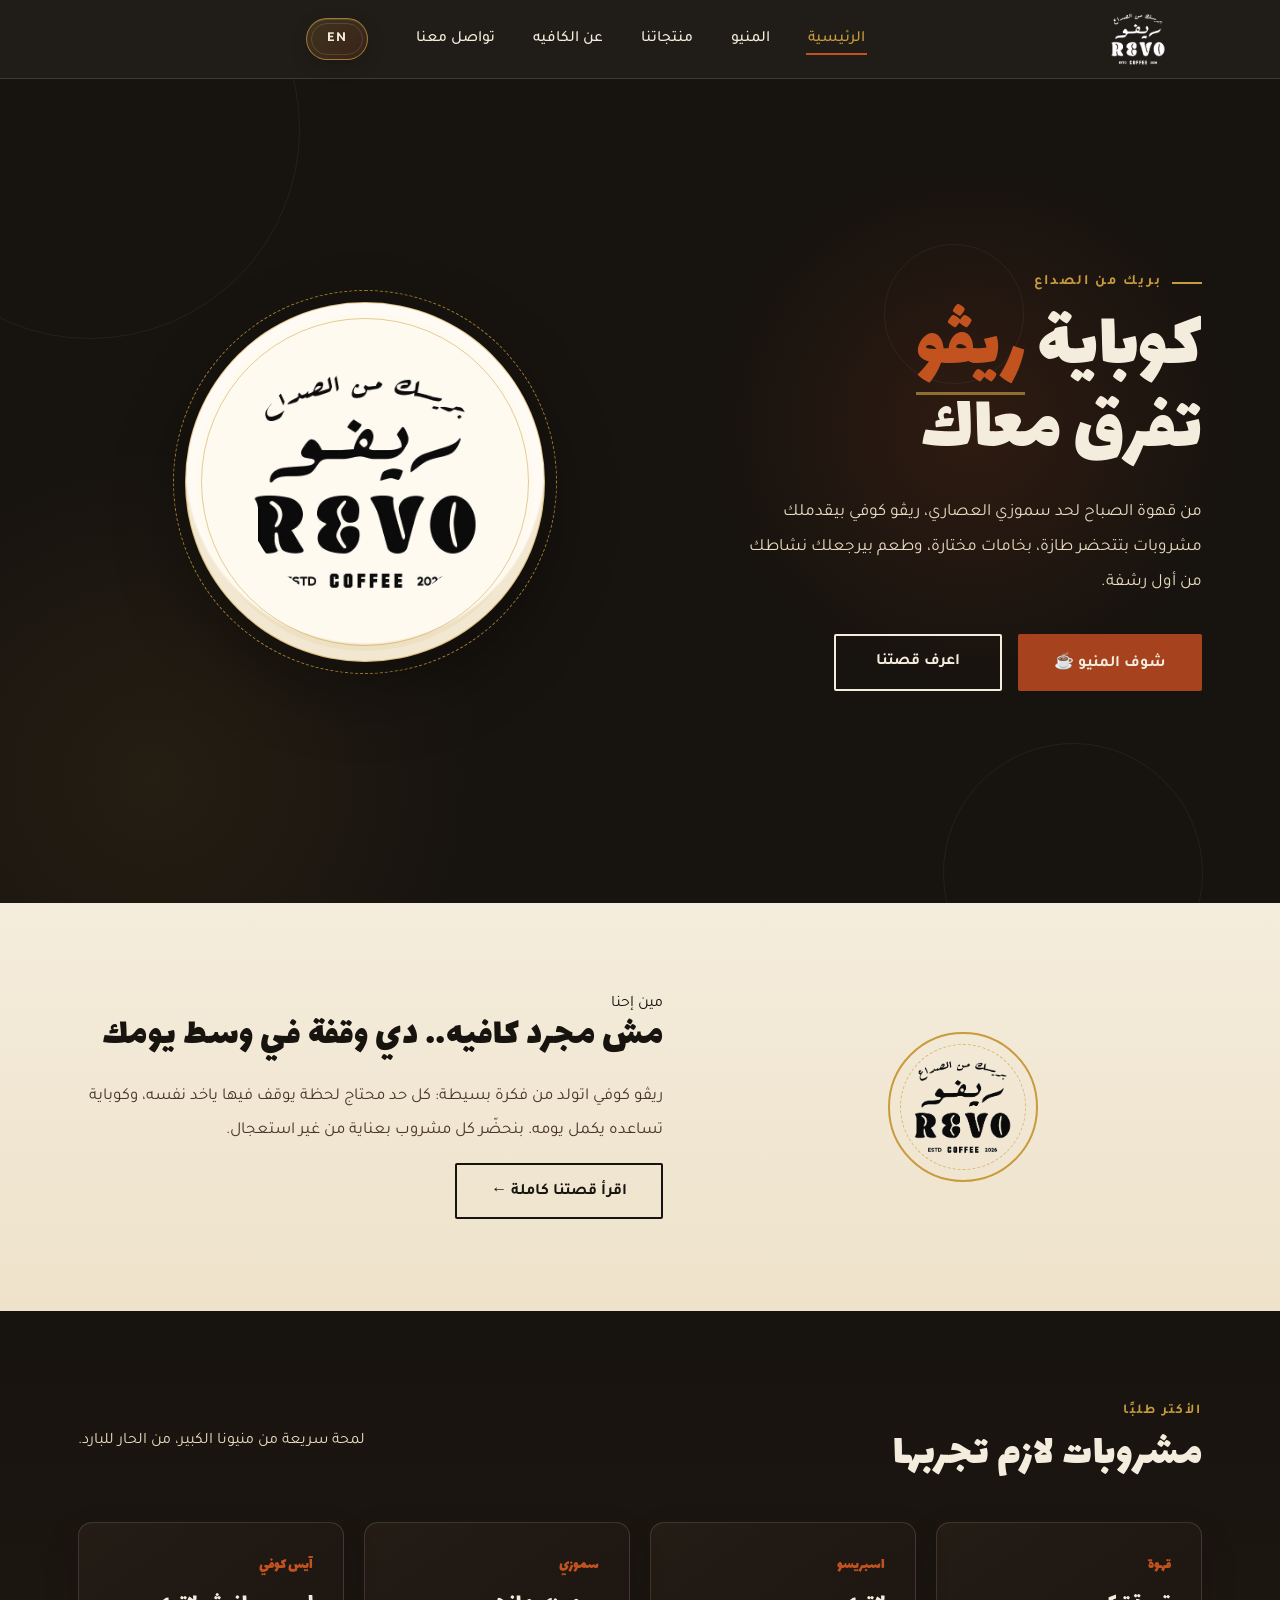
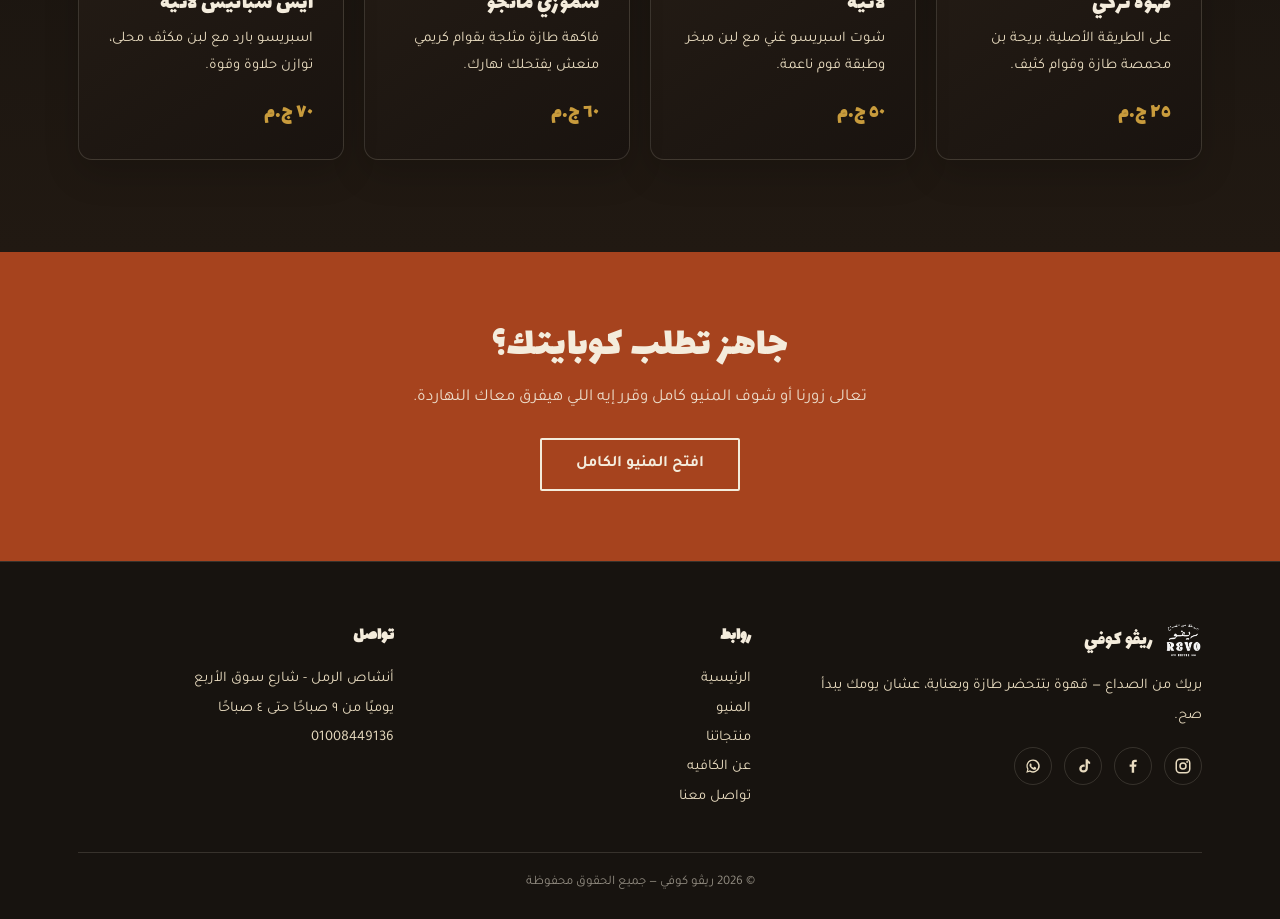
<file: index.html>
<!DOCTYPE html>
<html lang="ar" dir="rtl">
<head>
<meta charset="UTF-8">
<meta name="viewport" content="width=device-width, initial-scale=1.0">
<title>ريڤو كوفي | REVO Coffee</title>
<meta name="description" content="ريڤو كوفي - بريك من الصداع. مشروبات ساخنة، اسبريسو، سموزي، ميلك شيك وايس كوفي.">
<meta property="og:type" content="website">
<meta property="og:title" content="ريڤو كوفي | REVO Coffee">
<meta property="og:description" content="ريڤو كوفي - بريك من الصداع. مشروبات ساخنة، اسبريسو، سموزي، ميلك شيك وايس كوفي.">
<meta property="og:url" content="https://revo-cafee-n1.vercel.app/">
<meta property="og:image" content="https://revo-cafee-n1.vercel.app/assets/social-preview.png">
<meta property="og:image:width" content="1280">
<meta property="og:image:height" content="640">
<meta name="twitter:card" content="summary_large_image">
<meta name="twitter:title" content="ريڤو كوفي | REVO Coffee">
<meta name="twitter:description" content="ريڤو كوفي - بريك من الصداع. مشروبات ساخنة، اسبريسو، سموزي، ميلك شيك وايس كوفي.">
<meta name="twitter:image" content="https://revo-cafee-n1.vercel.app/assets/social-preview.png">
<link rel="icon" href="assets/logo.jpeg">
<link rel="stylesheet" href="css/style.css">
</head>
<body>

<header class="topbar">
  <div class="wrap">
    <a href="index.html" class="brand">
      <img src="assets/revo-logo-clean.png" alt="شعار ريڤو كوفي">
    </a>
    <nav class="nav-links" id="navLinks">
      <a href="index.html" aria-current="page">الرئيسية</a>
      <a href="menu.html">المنيو</a>
      <a href="products.html" data-i18n="productsNav">منتجاتنا</a>
      <a href="about.html">عن الكافيه</a>
      <a href="contact.html">تواصل معنا</a>
    </nav>
    <button class="lang-toggle" id="langToggle" type="button" aria-label="تغيير اللغة">EN</button>
    <button class="nav-toggle" id="navToggle" aria-label="فتح القائمة" aria-expanded="false">☰</button>
  </div>
</header>

<section class="hero">
  <div class="ring-texture" style="color:var(--cream)">
    <span style="width:420px;height:420px;top:-160px;left:-120px;"></span>
    <span style="width:260px;height:260px;bottom:-100px;right:6%;"></span>
    <span style="width:140px;height:140px;top:20%;right:20%;"></span>
  </div>
  <div class="wrap">
    <div class="hero-text">
      <span class="eyebrow">بريك من الصداع</span>
      <h1>كوباية <span>ريڤو</span><br>تفرق معاك</h1>
      <p class="lead">من قهوة الصباح لحد سموزي العصاري، ريڤو كوفي بيقدملك مشروبات بتتحضر طازة، بخامات مختارة، وطعم بيرجعلك نشاطك من أول رشفة.</p>
      <div class="hero-actions">
        <a href="menu.html" class="btn btn-primary">شوف المنيو ☕</a>
        <a href="about.html" class="btn btn-outline">اعرف قصتنا</a>
      </div>
    </div>
    <div class="hero-visual">
      <div class="hero-logo-frame">
        <img src="assets/revo-logo-clean.png" alt="ريڤو كوفي">
      </div>
    </div>
  </div>
</section>

<section class="section section-cream">
  <div class="wrap about-teaser reveal">
    <div class="stamp" aria-hidden="true">
      <img class="stamp-logo" src="assets/revo-logo-clean.png" alt="ريڤو كوفي">
    </div>
    <div>
      <span class="kicker">مين إحنا</span>
      <h2 style="margin-bottom:22px;font-size:clamp(1.7rem,3.5vw,2.4rem);">مش مجرد كافيه.. دي وقفة في وسط يومك</h2>
      <p>ريڤو كوفي اتولد من فكرة بسيطة: كل حد محتاج لحظة يوقف فيها ياخد نفسه، وكوباية تساعده يكمل يومه. بنحضّر كل مشروب بعناية من غير استعجال.</p>
      <a href="about.html" class="btn btn-outline-dark">اقرأ قصتنا كاملة ←</a>
    </div>
  </div>
</section>

<section class="section section-dark">
  <div class="wrap">
    <div class="section-head reveal">
      <div>
        <span class="kicker">الأكتر طلبًا</span>
        <h2>مشروبات لازم تجربها</h2>
      </div>
      <p>لمحة سريعة من منيونا الكبير، من الحار للبارد.</p>
    </div>
    <div class="picks-grid reveal">
      <div class="pick-card">
        <span class="pick-num">قهوة</span>
        <h3>قهوة تركي</h3>
        <p>على الطريقة الأصلية، بريحة بن محمصة طازة وقوام كثيف.</p>
        <span class="pick-price">٢٥ ج.م</span>
      </div>
      <div class="pick-card">
        <span class="pick-num">اسبريسو</span>
        <h3>لاتيه</h3>
        <p>شوت اسبريسو غني مع لبن مبخر وطبقة فوم ناعمة.</p>
        <span class="pick-price">٥٠ ج.م</span>
      </div>
      <div class="pick-card">
        <span class="pick-num">سموزي</span>
        <h3>سموزي مانجو</h3>
        <p>فاكهة طازة مثلجة بقوام كريمي منعش يفتحلك نهارك.</p>
        <span class="pick-price">٦٠ ج.م</span>
      </div>
      <div class="pick-card">
        <span class="pick-num">آيس كوفي</span>
        <h3>ايس سبانيش لاتيه</h3>
        <p>اسبريسو بارد مع لبن مكثف محلى، توازن حلاوة وقوة.</p>
        <span class="pick-price">٧٠ ج.م</span>
      </div>
    </div>
  </div>
</section>

<section class="cta-band">
  <div class="wrap reveal">
    <h2>جاهز تطلب كوبايتك؟</h2>
    <p>تعالى زورنا أو شوف المنيو كامل وقرر إيه اللي هيفرق معاك النهاردة.</p>
    <a href="menu.html" class="btn btn-outline" style="border-color:var(--cream);">افتح المنيو الكامل</a>
  </div>
</section>

<footer>
  <div class="wrap">
    <div class="footer-grid">
      <div>
        <div class="footer-brand">
          <img src="assets/revo-logo-clean.png" alt="ريڤو كوفي">
          <span>ريڤو كوفي</span>
        </div>
        <p>بريك من الصداع — قهوة بتتحضر طازة وبعناية، عشان يومك يبدأ صح.</p>
        <div class="social-row">
          <a href="https://www.instagram.com/rivo_cafe1?igsh=MXB2YTF2NmVhNjliNQ==" aria-label="انستجرام" target="_blank" rel="noopener"><svg class="social-icon" viewBox="0 0 24 24" aria-hidden="true"><rect x="3" y="3" width="18" height="18" rx="5" fill="none" stroke="currentColor" stroke-width="2"/><circle cx="12" cy="12" r="4" fill="none" stroke="currentColor" stroke-width="2"/><circle cx="17.5" cy="6.5" r="1.25" fill="currentColor"/></svg></a>
          <a href="https://www.facebook.com/share/1HNxLpUwUx/" aria-label="فيسبوك" target="_blank" rel="noopener"><svg class="social-icon" viewBox="0 0 24 24" aria-hidden="true"><path fill="currentColor" d="M13.5 21v-8h2.7l.4-3h-3.1V8.1c0-.9.3-1.6 1.7-1.6h1.8V3.8c-.3 0-1.3-.1-2.5-.1-2.5 0-4.2 1.5-4.2 4.3V10H7.5v3h2.8v8h3.2Z"/></svg></a>
          <a href="#" aria-label="تيك توك"><svg class="social-icon" viewBox="0 0 24 24" aria-hidden="true"><path fill="currentColor" d="M15.5 3h3c.2 1.7 1.2 3 3 3.2v3c-1.1 0-2.1-.3-3-.8v6.2c0 3.7-2.4 6.2-6 6.2-3.2 0-5.5-2.2-5.5-5.2 0-3.2 2.7-5.5 6.2-5.5.3 0 .7 0 1 .1v3.1c-.3-.1-.6-.2-1-.2-1.7 0-3 .9-3 2.4 0 1.3 1 2.2 2.4 2.2 1.5 0 2.9-.8 2.9-3.2V3Z"/></svg></a>
        <a href="https://wa.me/201008449136" aria-label="واتساب" target="_blank" rel="noopener"><svg class="social-icon" viewBox="0 0 24 24" aria-hidden="true"><path fill="currentColor" d="M12 3.2a8.8 8.8 0 0 0-7.6 13.2L3 21l4.8-1.4A8.8 8.8 0 1 0 12 3.2Zm0 15.8a7 7 0 0 1-3.6-1l-.3-.2-2.8.8.8-2.7-.2-.3A7 7 0 1 1 12 19Zm3.8-5.2c-.2-.1-1.3-.6-1.5-.7-.2-.1-.4-.1-.6.1l-.7.9c-.1.2-.3.2-.5.1-.2-.1-.9-.3-1.7-1-.6-.5-1-1.1-1.1-1.3-.1-.2 0-.3.1-.4l.4-.5c.1-.1.1-.3 0-.4l-.6-1.5c-.2-.4-.3-.4-.5-.4h-.4c-.2 0-.4.1-.6.3-.2.2-.8.8-.8 1.9s.8 2.2.9 2.3c.1.2 1.6 2.4 3.8 3.3.5.2.9.3 1.2.4.5.2 1 .2 1.4.1.4-.1 1.3-.5 1.5-1 .2-.5.2-.9.1-1-.1-.1-.3-.2-.5-.3Z"/></svg></a></div>
      </div>
      <div>
        <h4>روابط</h4>
        <p><a href="index.html">الرئيسية</a></p>
        <p><a href="menu.html">المنيو</a></p>
        <p><a href="products.html">منتجاتنا</a></p>
        <p><a href="about.html">عن الكافيه</a></p>
        <p><a href="contact.html">تواصل معنا</a></p>
      </div>
      <div>
        <h4>تواصل</h4>
        <p>أنشاص الرمل - شارع سوق الأربع</p>
        <p>يوميًا من ٩ صباحًا حتى ٤ صباحًا</p>
        <p><a href="tel:+201008449136">01008449136</a></p>
      </div>
    </div>
    <div class="footer-bottom">© 2026 ريڤو كوفي — جميع الحقوق محفوظة</div>
  </div>
</footer>

<script src="js/script.js"></script>
</body>
</html>
</file>
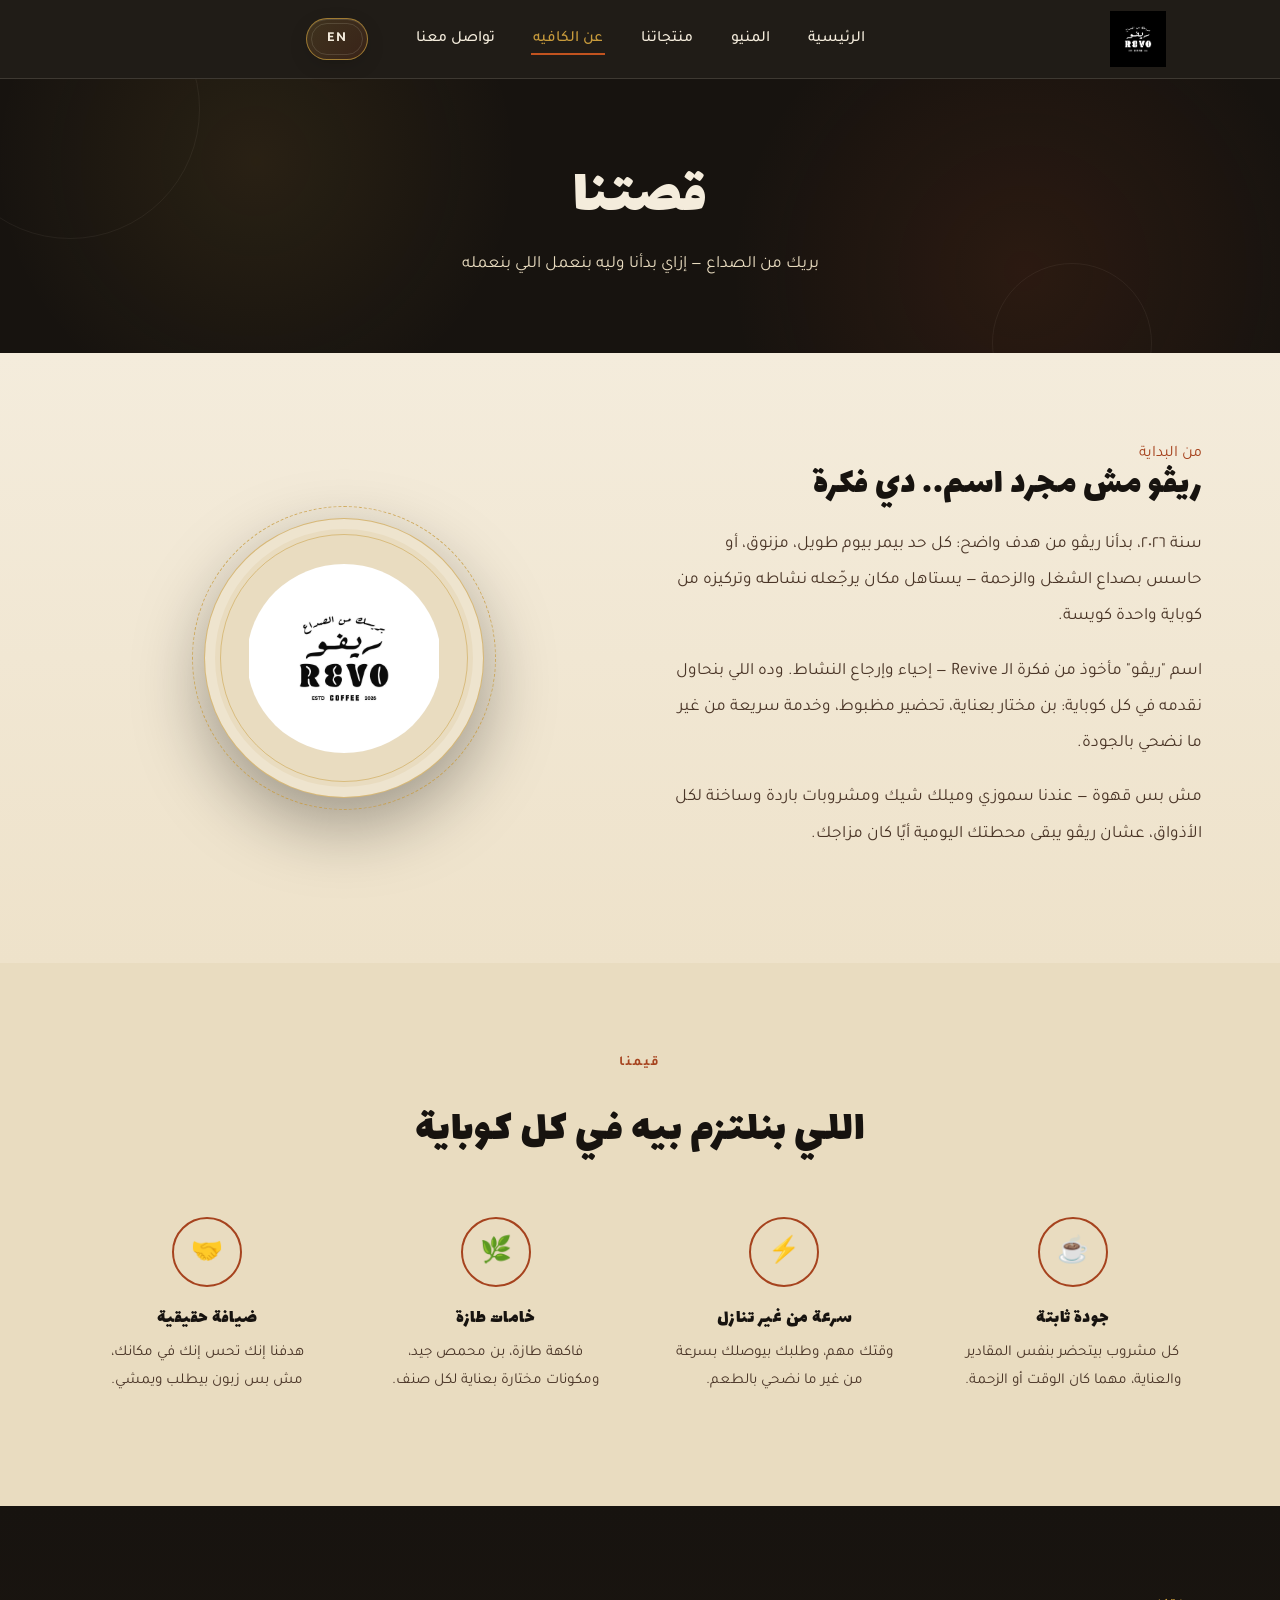
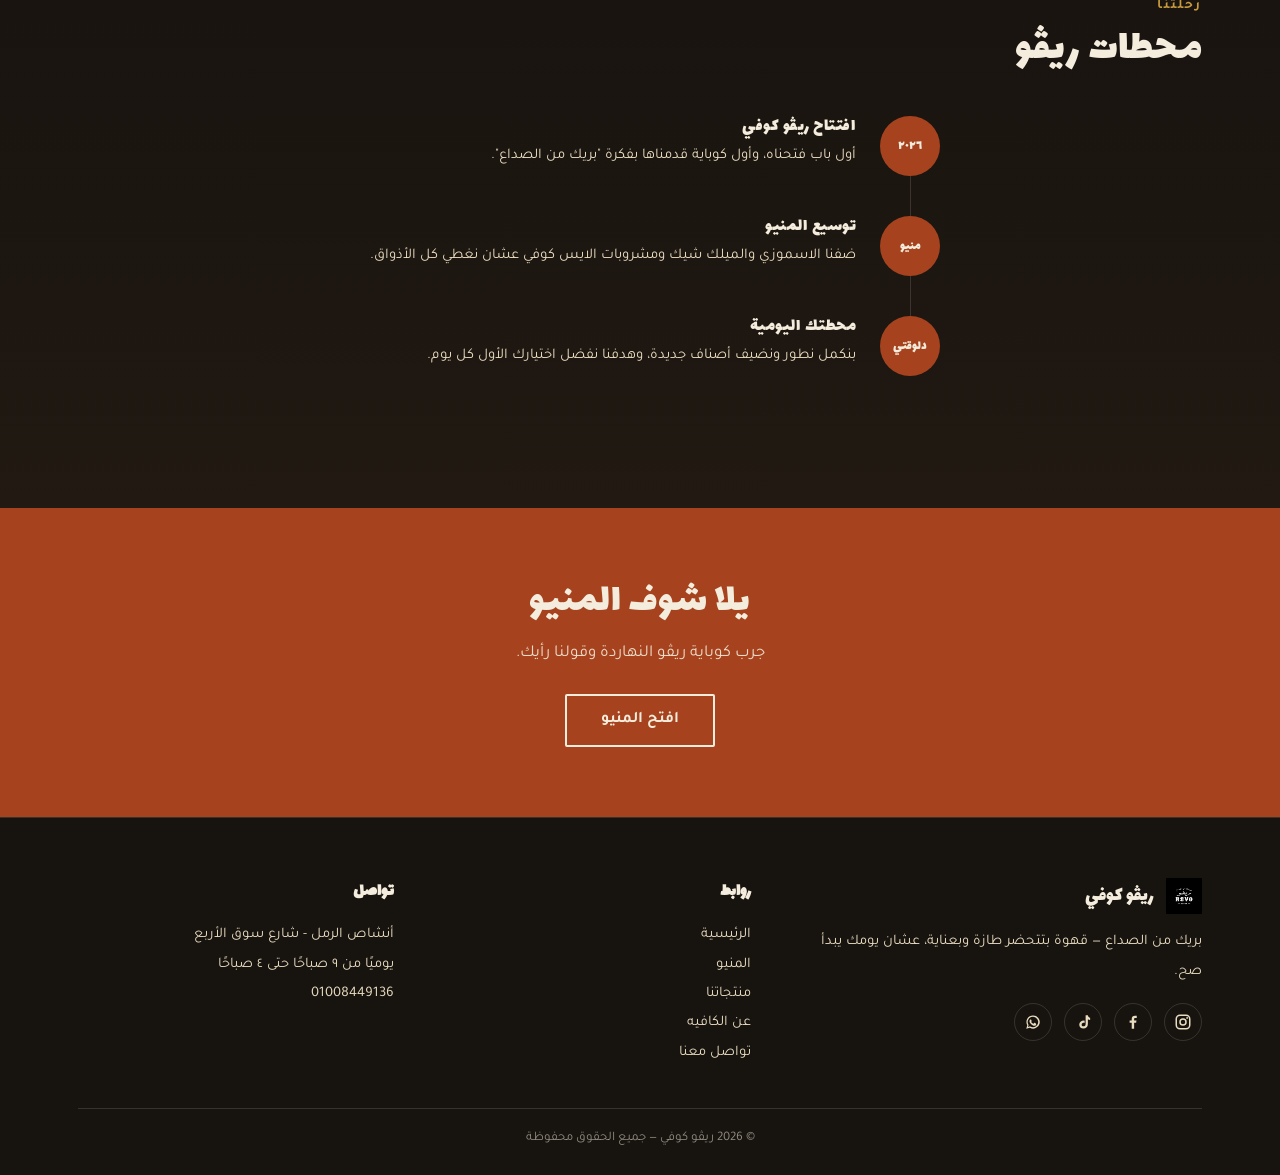
<file: about.html>
<!DOCTYPE html>
<html lang="ar" dir="rtl">
<head>
<meta charset="UTF-8">
<meta name="viewport" content="width=device-width, initial-scale=1.0">
<title>عن الكافيه | ريڤو كوفي</title>
<meta name="description" content="قصة ريڤو كوفي وقيمنا ورحلتنا.">
<link rel="icon" href="assets/logo.jpeg">
<link rel="stylesheet" href="css/style.css">
</head>
<body>

<header class="topbar">
  <div class="wrap">
    <a href="index.html" class="brand">
      <img src="assets/logo.jpeg" alt="شعار ريڤو كوفي">
      <span>ريڤو<small>REVO COFFEE — EST. 2026</small></span>
    </a>
    <nav class="nav-links" id="navLinks">
      <a href="index.html">الرئيسية</a>
      <a href="menu.html">المنيو</a>
      <a href="products.html" data-i18n="productsNav">منتجاتنا</a>
      <a href="about.html" aria-current="page">عن الكافيه</a>
      <a href="contact.html">تواصل معنا</a>
    </nav>
    <button class="lang-toggle" id="langToggle" type="button" aria-label="تغيير اللغة">EN</button>
    <button class="nav-toggle" id="navToggle" aria-label="فتح القائمة" aria-expanded="false">☰</button>
  </div>
</header>

<section class="page-hero">
  <div class="ring-texture" style="color:var(--cream)">
    <span style="width:260px;height:260px;top:-100px;left:-60px;"></span>
    <span style="width:160px;height:160px;bottom:-70px;right:10%;"></span>
  </div>
  <div class="wrap">
    <h1>قصتنا</h1>
    <p>بريك من الصداع — إزاي بدأنا وليه بنعمل اللي بنعمله</p>
  </div>
</section>

<section class="section section-cream">
  <div class="wrap story-grid reveal">
    <div>
      <span class="kicker" style="color:var(--rust);">من البداية</span>
      <h2 style="margin-bottom:20px;font-size:clamp(1.7rem,3.5vw,2.3rem);">ريڤو مش مجرد اسم.. دي فكرة</h2>
      <p>سنة ٢٠٢٦، بدأنا ريڤو من هدف واضح: كل حد بيمر بيوم طويل، مزنوق، أو حاسس بصداع الشغل والزحمة — يستاهل مكان يرجّعله نشاطه وتركيزه من كوباية واحدة كويسة.</p>
      <p>اسم "ريڤو" مأخوذ من فكرة الـ Revive — إحياء وإرجاع النشاط. وده اللي بنحاول نقدمه في كل كوباية: بن مختار بعناية، تحضير مظبوط، وخدمة سريعة من غير ما نضحي بالجودة.</p>
      <p>مش بس قهوة — عندنا سموزي وميلك شيك ومشروبات باردة وساخنة لكل الأذواق، عشان ريڤو يبقى محطتك اليومية أيًا كان مزاجك.</p>
    </div>
    <div class="story-visual">
      <div class="hero-logo-frame" style="width:280px;height:280px;background:var(--cream-dim);">
        <img src="assets/logo.jpeg" alt="ريڤو كوفي" style="width:70%;">
      </div>
    </div>
  </div>
</section>

<section class="section section-dim">
  <div class="wrap reveal">
    <div class="section-head" style="justify-content:center;text-align:center;flex-direction:column;align-items:center;">
      <span class="kicker" style="color:var(--rust);">قيمنا</span>
      <h2>اللي بنلتزم بيه في كل كوباية</h2>
    </div>
    <div class="values-grid">
      <div class="value-card">
        <div class="icon">☕</div>
        <h3>جودة ثابتة</h3>
        <p>كل مشروب بيتحضر بنفس المقادير والعناية، مهما كان الوقت أو الزحمة.</p>
      </div>
      <div class="value-card">
        <div class="icon">⚡</div>
        <h3>سرعة من غير تنازل</h3>
        <p>وقتك مهم، وطلبك بيوصلك بسرعة من غير ما نضحي بالطعم.</p>
      </div>
      <div class="value-card">
        <div class="icon">🌿</div>
        <h3>خامات طازة</h3>
        <p>فاكهة طازة، بن محمص جيد، ومكونات مختارة بعناية لكل صنف.</p>
      </div>
      <div class="value-card">
        <div class="icon">🤝</div>
        <h3>ضيافة حقيقية</h3>
        <p>هدفنا إنك تحس إنك في مكانك، مش بس زبون بيطلب ويمشي.</p>
      </div>
    </div>
  </div>
</section>

<section class="section section-dark">
  <div class="wrap reveal">
    <div class="section-head">
      <div>
        <span class="kicker">رحلتنا</span>
        <h2>محطات ريڤو</h2>
      </div>
    </div>
    <div class="timeline">
      <div class="timeline-item">
        <div class="timeline-dot">٢٠٢٦</div>
        <div class="timeline-content">
          <h3>افتتاح ريڤو كوفي</h3>
          <p>أول باب فتحناه، وأول كوباية قدمناها بفكرة "بريك من الصداع".</p>
        </div>
      </div>
      <div class="timeline-item">
        <div class="timeline-dot">منيو</div>
        <div class="timeline-content">
          <h3>توسيع المنيو</h3>
          <p>ضفنا الاسموزي والميلك شيك ومشروبات الايس كوفي عشان نغطي كل الأذواق.</p>
        </div>
      </div>
      <div class="timeline-item">
        <div class="timeline-dot">دلوقتي</div>
        <div class="timeline-content">
          <h3>محطتك اليومية</h3>
          <p>بنكمل نطور ونضيف أصناف جديدة، وهدفنا نفضل اختيارك الأول كل يوم.</p>
        </div>
      </div>
    </div>
  </div>
</section>

<section class="cta-band">
  <div class="wrap reveal">
    <h2>يلا شوف المنيو</h2>
    <p>جرب كوباية ريڤو النهاردة وقولنا رأيك.</p>
    <a href="menu.html" class="btn btn-outline" style="border-color:var(--cream);">افتح المنيو</a>
  </div>
</section>

<footer>
  <div class="wrap">
    <div class="footer-grid">
      <div>
        <div class="footer-brand">
          <img src="assets/logo.jpeg" alt="ريڤو كوفي">
          <span>ريڤو كوفي</span>
        </div>
        <p>بريك من الصداع — قهوة بتتحضر طازة وبعناية، عشان يومك يبدأ صح.</p>
        <div class="social-row">
          <a href="https://www.instagram.com/rivo_cafe1?igsh=MXB2YTF2NmVhNjliNQ==" aria-label="انستجرام" target="_blank" rel="noopener"><svg class="social-icon" viewBox="0 0 24 24" aria-hidden="true"><rect x="3" y="3" width="18" height="18" rx="5" fill="none" stroke="currentColor" stroke-width="2"/><circle cx="12" cy="12" r="4" fill="none" stroke="currentColor" stroke-width="2"/><circle cx="17.5" cy="6.5" r="1.25" fill="currentColor"/></svg></a>
          <a href="https://www.facebook.com/share/1HNxLpUwUx/" aria-label="فيسبوك" target="_blank" rel="noopener"><svg class="social-icon" viewBox="0 0 24 24" aria-hidden="true"><path fill="currentColor" d="M13.5 21v-8h2.7l.4-3h-3.1V8.1c0-.9.3-1.6 1.7-1.6h1.8V3.8c-.3 0-1.3-.1-2.5-.1-2.5 0-4.2 1.5-4.2 4.3V10H7.5v3h2.8v8h3.2Z"/></svg></a>
          <a href="#" aria-label="تيك توك"><svg class="social-icon" viewBox="0 0 24 24" aria-hidden="true"><path fill="currentColor" d="M15.5 3h3c.2 1.7 1.2 3 3 3.2v3c-1.1 0-2.1-.3-3-.8v6.2c0 3.7-2.4 6.2-6 6.2-3.2 0-5.5-2.2-5.5-5.2 0-3.2 2.7-5.5 6.2-5.5.3 0 .7 0 1 .1v3.1c-.3-.1-.6-.2-1-.2-1.7 0-3 .9-3 2.4 0 1.3 1 2.2 2.4 2.2 1.5 0 2.9-.8 2.9-3.2V3Z"/></svg></a>
        <a href="https://wa.me/201008449136" aria-label="واتساب" target="_blank" rel="noopener"><svg class="social-icon" viewBox="0 0 24 24" aria-hidden="true"><path fill="currentColor" d="M12 3.2a8.8 8.8 0 0 0-7.6 13.2L3 21l4.8-1.4A8.8 8.8 0 1 0 12 3.2Zm0 15.8a7 7 0 0 1-3.6-1l-.3-.2-2.8.8.8-2.7-.2-.3A7 7 0 1 1 12 19Zm3.8-5.2c-.2-.1-1.3-.6-1.5-.7-.2-.1-.4-.1-.6.1l-.7.9c-.1.2-.3.2-.5.1-.2-.1-.9-.3-1.7-1-.6-.5-1-1.1-1.1-1.3-.1-.2 0-.3.1-.4l.4-.5c.1-.1.1-.3 0-.4l-.6-1.5c-.2-.4-.3-.4-.5-.4h-.4c-.2 0-.4.1-.6.3-.2.2-.8.8-.8 1.9s.8 2.2.9 2.3c.1.2 1.6 2.4 3.8 3.3.5.2.9.3 1.2.4.5.2 1 .2 1.4.1.4-.1 1.3-.5 1.5-1 .2-.5.2-.9.1-1-.1-.1-.3-.2-.5-.3Z"/></svg></a></div>
      </div>
      <div>
        <h4>روابط</h4>
        <p><a href="index.html">الرئيسية</a></p>
        <p><a href="menu.html">المنيو</a></p>
        <p><a href="products.html">منتجاتنا</a></p>
        <p><a href="about.html">عن الكافيه</a></p>
        <p><a href="contact.html">تواصل معنا</a></p>
      </div>
      <div>
        <h4>تواصل</h4>
        <p>أنشاص الرمل - شارع سوق الأربع</p>
        <p>يوميًا من ٩ صباحًا حتى ٤ صباحًا</p>
        <p><a href="tel:+201008449136">01008449136</a></p>
      </div>
    </div>
    <div class="footer-bottom">© 2026 ريڤو كوفي — جميع الحقوق محفوظة</div>
  </div>
</footer>

<script src="js/script.js"></script>
</body>
</html>
</file>
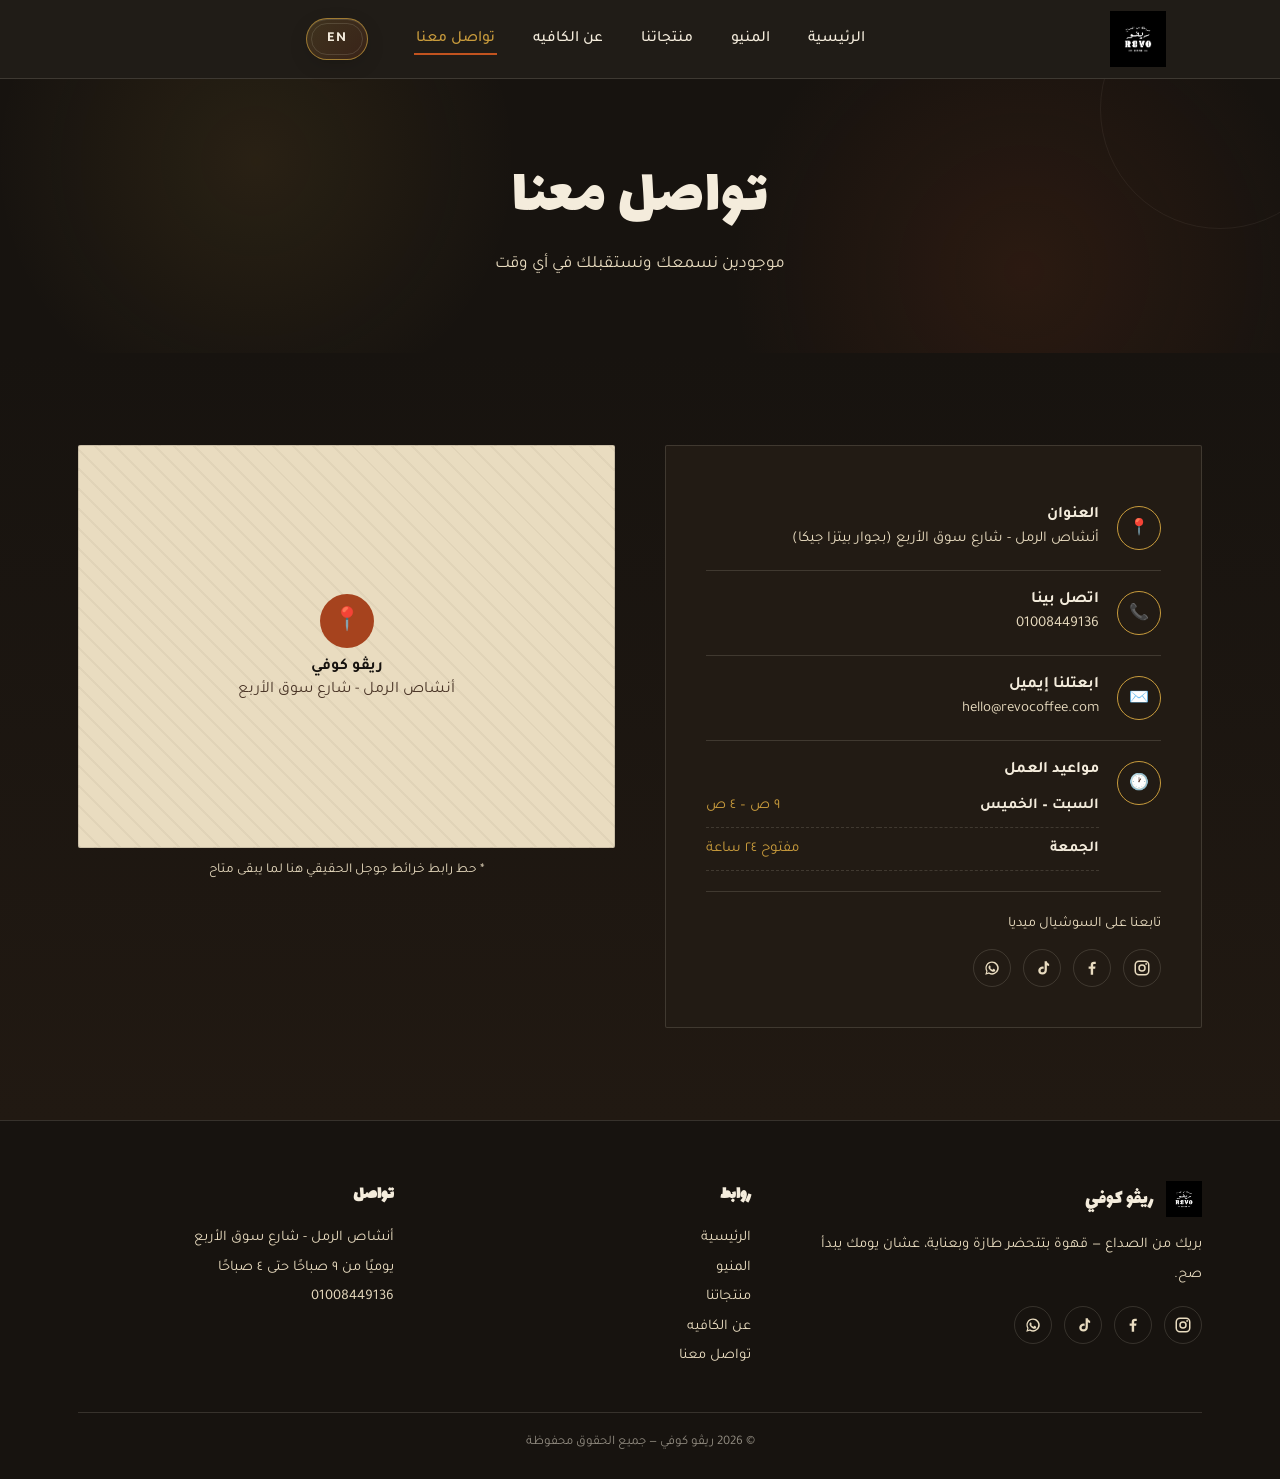
<file: contact.html>
<!DOCTYPE html>
<html lang="ar" dir="rtl">
<head>
<meta charset="UTF-8">
<meta name="viewport" content="width=device-width, initial-scale=1.0">
<title>تواصل معنا | ريڤو كوفي</title>
<meta name="description" content="بيانات التواصل ومواعيد العمل الخاصة بريڤو كوفي.">
<link rel="icon" href="assets/logo.jpeg">
<link rel="stylesheet" href="css/style.css">
</head>
<body>

<header class="topbar">
  <div class="wrap">
    <a href="index.html" class="brand">
      <img src="assets/logo.jpeg" alt="شعار ريڤو كوفي">
      <span>ريڤو<small>REVO COFFEE — EST. 2026</small></span>
    </a>
    <nav class="nav-links" id="navLinks">
      <a href="index.html">الرئيسية</a>
      <a href="menu.html">المنيو</a>
      <a href="products.html" data-i18n="productsNav">منتجاتنا</a>
      <a href="about.html">عن الكافيه</a>
      <a href="contact.html" aria-current="page">تواصل معنا</a>
    </nav>
    <button class="lang-toggle" id="langToggle" type="button" aria-label="تغيير اللغة">EN</button>
    <button class="nav-toggle" id="navToggle" aria-label="فتح القائمة" aria-expanded="false">☰</button>
  </div>
</header>

<section class="page-hero">
  <div class="ring-texture" style="color:var(--cream)">
    <span style="width:240px;height:240px;top:-90px;right:-60px;"></span>
  </div>
  <div class="wrap">
    <h1>تواصل معنا</h1>
    <p>موجودين نسمعك ونستقبلك في أي وقت</p>
  </div>
</section>

<section class="section section-dark">
  <div class="wrap contact-grid reveal">
    <div class="contact-card">
      <div class="contact-item">
        <div class="ic">📍</div>
        <div>
          <h4>العنوان</h4>
          <p>أنشاص الرمل - شارع سوق الأربع (بجوار بيتزا جيكا)</p>
        </div>
      </div>
      <div class="contact-item">
        <div class="ic">📞</div>
        <div>
          <h4>اتصل بينا</h4>
          <a href="tel:+201008449136">01008449136</a>
        </div>
      </div>
      <div class="contact-item">
        <div class="ic">✉️</div>
        <div>
          <h4>ابعتلنا إيميل</h4>
          <a href="mailto:hello@revocoffee.com">hello@revocoffee.com</a>
        </div>
      </div>
      <div class="contact-item">
        <div class="ic">🕐</div>
        <div style="width:100%;">
          <h4>مواعيد العمل</h4>
          <table class="hours-table">
            <tr><td>السبت – الخميس</td><td>٩ ص – ٤ ص</td></tr>
            <tr><td>الجمعة</td><td>مفتوح ٢٤ ساعة</td></tr>
          </table>
        </div>
      </div>
      <div style="margin-top:24px;">
        <p style="color:var(--cream-dim);font-size:0.9rem;margin-bottom:14px;">تابعنا على السوشيال ميديا</p>
        <div class="social-row">
          <a href="https://www.instagram.com/rivo_cafe1?igsh=MXB2YTF2NmVhNjliNQ==" aria-label="انستجرام" target="_blank" rel="noopener"><svg class="social-icon" viewBox="0 0 24 24" aria-hidden="true"><rect x="3" y="3" width="18" height="18" rx="5" fill="none" stroke="currentColor" stroke-width="2"/><circle cx="12" cy="12" r="4" fill="none" stroke="currentColor" stroke-width="2"/><circle cx="17.5" cy="6.5" r="1.25" fill="currentColor"/></svg></a>
          <a href="https://www.facebook.com/share/1HNxLpUwUx/" aria-label="فيسبوك" target="_blank" rel="noopener"><svg class="social-icon" viewBox="0 0 24 24" aria-hidden="true"><path fill="currentColor" d="M13.5 21v-8h2.7l.4-3h-3.1V8.1c0-.9.3-1.6 1.7-1.6h1.8V3.8c-.3 0-1.3-.1-2.5-.1-2.5 0-4.2 1.5-4.2 4.3V10H7.5v3h2.8v8h3.2Z"/></svg></a>
          <a href="#" aria-label="تيك توك"><svg class="social-icon" viewBox="0 0 24 24" aria-hidden="true"><path fill="currentColor" d="M15.5 3h3c.2 1.7 1.2 3 3 3.2v3c-1.1 0-2.1-.3-3-.8v6.2c0 3.7-2.4 6.2-6 6.2-3.2 0-5.5-2.2-5.5-5.2 0-3.2 2.7-5.5 6.2-5.5.3 0 .7 0 1 .1v3.1c-.3-.1-.6-.2-1-.2-1.7 0-3 .9-3 2.4 0 1.3 1 2.2 2.4 2.2 1.5 0 2.9-.8 2.9-3.2V3Z"/></svg></a>
          <a href="https://wa.me/201008449136" aria-label="واتساب"><svg class="social-icon" viewBox="0 0 24 24" aria-hidden="true"><path fill="currentColor" d="M12 3.2a8.8 8.8 0 0 0-7.6 13.2L3 21l4.8-1.4A8.8 8.8 0 1 0 12 3.2Zm0 15.8a7 7 0 0 1-3.6-1l-.3-.2-2.8.8.8-2.7-.2-.3A7 7 0 1 1 12 19Zm3.8-5.2c-.2-.1-1.3-.6-1.5-.7-.2-.1-.4-.1-.6.1l-.7.9c-.1.2-.3.2-.5.1-.2-.1-.9-.3-1.7-1-.6-.5-1-1.1-1.1-1.3-.1-.2 0-.3.1-.4l.4-.5c.1-.1.1-.3 0-.4l-.6-1.5c-.2-.4-.3-.4-.5-.4h-.4c-.2 0-.4.1-.6.3-.2.2-.8.8-.8 1.9s.8 2.2.9 2.3c.1.2 1.6 2.4 3.8 3.3.5.2.9.3 1.2.4.5.2 1 .2 1.4.1.4-.1 1.3-.5 1.5-1 .2-.5.2-.9.1-1-.1-.1-.3-.2-.5-.3Z"/></svg></a>
        </div>
      </div>
    </div>

    <div>
      <div class="map-frame">
        <div class="pin">📍</div>
        <div>
          <strong style="display:block;color:var(--espresso);margin-bottom:4px;">ريڤو كوفي</strong>
          <span>أنشاص الرمل - شارع سوق الأربع</span>
        </div>
      </div>
      <p style="color:var(--cream-dim);font-size:0.85rem;margin-top:14px;text-align:center;">* حط رابط خرائط جوجل الحقيقي هنا لما يبقى متاح</p>
    </div>
  </div>
</section>

<footer>
  <div class="wrap">
    <div class="footer-grid">
      <div>
        <div class="footer-brand">
          <img src="assets/logo.jpeg" alt="ريڤو كوفي">
          <span>ريڤو كوفي</span>
        </div>
        <p>بريك من الصداع — قهوة بتتحضر طازة وبعناية، عشان يومك يبدأ صح.</p>
        <div class="social-row">
          <a href="https://www.instagram.com/rivo_cafe1?igsh=MXB2YTF2NmVhNjliNQ==" aria-label="انستجرام" target="_blank" rel="noopener"><svg class="social-icon" viewBox="0 0 24 24" aria-hidden="true"><rect x="3" y="3" width="18" height="18" rx="5" fill="none" stroke="currentColor" stroke-width="2"/><circle cx="12" cy="12" r="4" fill="none" stroke="currentColor" stroke-width="2"/><circle cx="17.5" cy="6.5" r="1.25" fill="currentColor"/></svg></a>
          <a href="https://www.facebook.com/share/1HNxLpUwUx/" aria-label="فيسبوك" target="_blank" rel="noopener"><svg class="social-icon" viewBox="0 0 24 24" aria-hidden="true"><path fill="currentColor" d="M13.5 21v-8h2.7l.4-3h-3.1V8.1c0-.9.3-1.6 1.7-1.6h1.8V3.8c-.3 0-1.3-.1-2.5-.1-2.5 0-4.2 1.5-4.2 4.3V10H7.5v3h2.8v8h3.2Z"/></svg></a>
          <a href="#" aria-label="تيك توك"><svg class="social-icon" viewBox="0 0 24 24" aria-hidden="true"><path fill="currentColor" d="M15.5 3h3c.2 1.7 1.2 3 3 3.2v3c-1.1 0-2.1-.3-3-.8v6.2c0 3.7-2.4 6.2-6 6.2-3.2 0-5.5-2.2-5.5-5.2 0-3.2 2.7-5.5 6.2-5.5.3 0 .7 0 1 .1v3.1c-.3-.1-.6-.2-1-.2-1.7 0-3 .9-3 2.4 0 1.3 1 2.2 2.4 2.2 1.5 0 2.9-.8 2.9-3.2V3Z"/></svg></a>
        <a href="https://wa.me/201008449136" aria-label="واتساب" target="_blank" rel="noopener"><svg class="social-icon" viewBox="0 0 24 24" aria-hidden="true"><path fill="currentColor" d="M12 3.2a8.8 8.8 0 0 0-7.6 13.2L3 21l4.8-1.4A8.8 8.8 0 1 0 12 3.2Zm0 15.8a7 7 0 0 1-3.6-1l-.3-.2-2.8.8.8-2.7-.2-.3A7 7 0 1 1 12 19Zm3.8-5.2c-.2-.1-1.3-.6-1.5-.7-.2-.1-.4-.1-.6.1l-.7.9c-.1.2-.3.2-.5.1-.2-.1-.9-.3-1.7-1-.6-.5-1-1.1-1.1-1.3-.1-.2 0-.3.1-.4l.4-.5c.1-.1.1-.3 0-.4l-.6-1.5c-.2-.4-.3-.4-.5-.4h-.4c-.2 0-.4.1-.6.3-.2.2-.8.8-.8 1.9s.8 2.2.9 2.3c.1.2 1.6 2.4 3.8 3.3.5.2.9.3 1.2.4.5.2 1 .2 1.4.1.4-.1 1.3-.5 1.5-1 .2-.5.2-.9.1-1-.1-.1-.3-.2-.5-.3Z"/></svg></a></div>
      </div>
      <div>
        <h4>روابط</h4>
        <p><a href="index.html">الرئيسية</a></p>
        <p><a href="menu.html">المنيو</a></p>
        <p><a href="products.html">منتجاتنا</a></p>
        <p><a href="about.html">عن الكافيه</a></p>
        <p><a href="contact.html">تواصل معنا</a></p>
      </div>
      <div>
        <h4>تواصل</h4>
        <p>أنشاص الرمل - شارع سوق الأربع</p>
        <p>يوميًا من ٩ صباحًا حتى ٤ صباحًا</p>
        <p><a href="tel:+201008449136">01008449136</a></p>
      </div>
    </div>
    <div class="footer-bottom">© 2026 ريڤو كوفي — جميع الحقوق محفوظة</div>
  </div>
</footer>

<script src="js/script.js"></script>
</body>
</html>
</file>
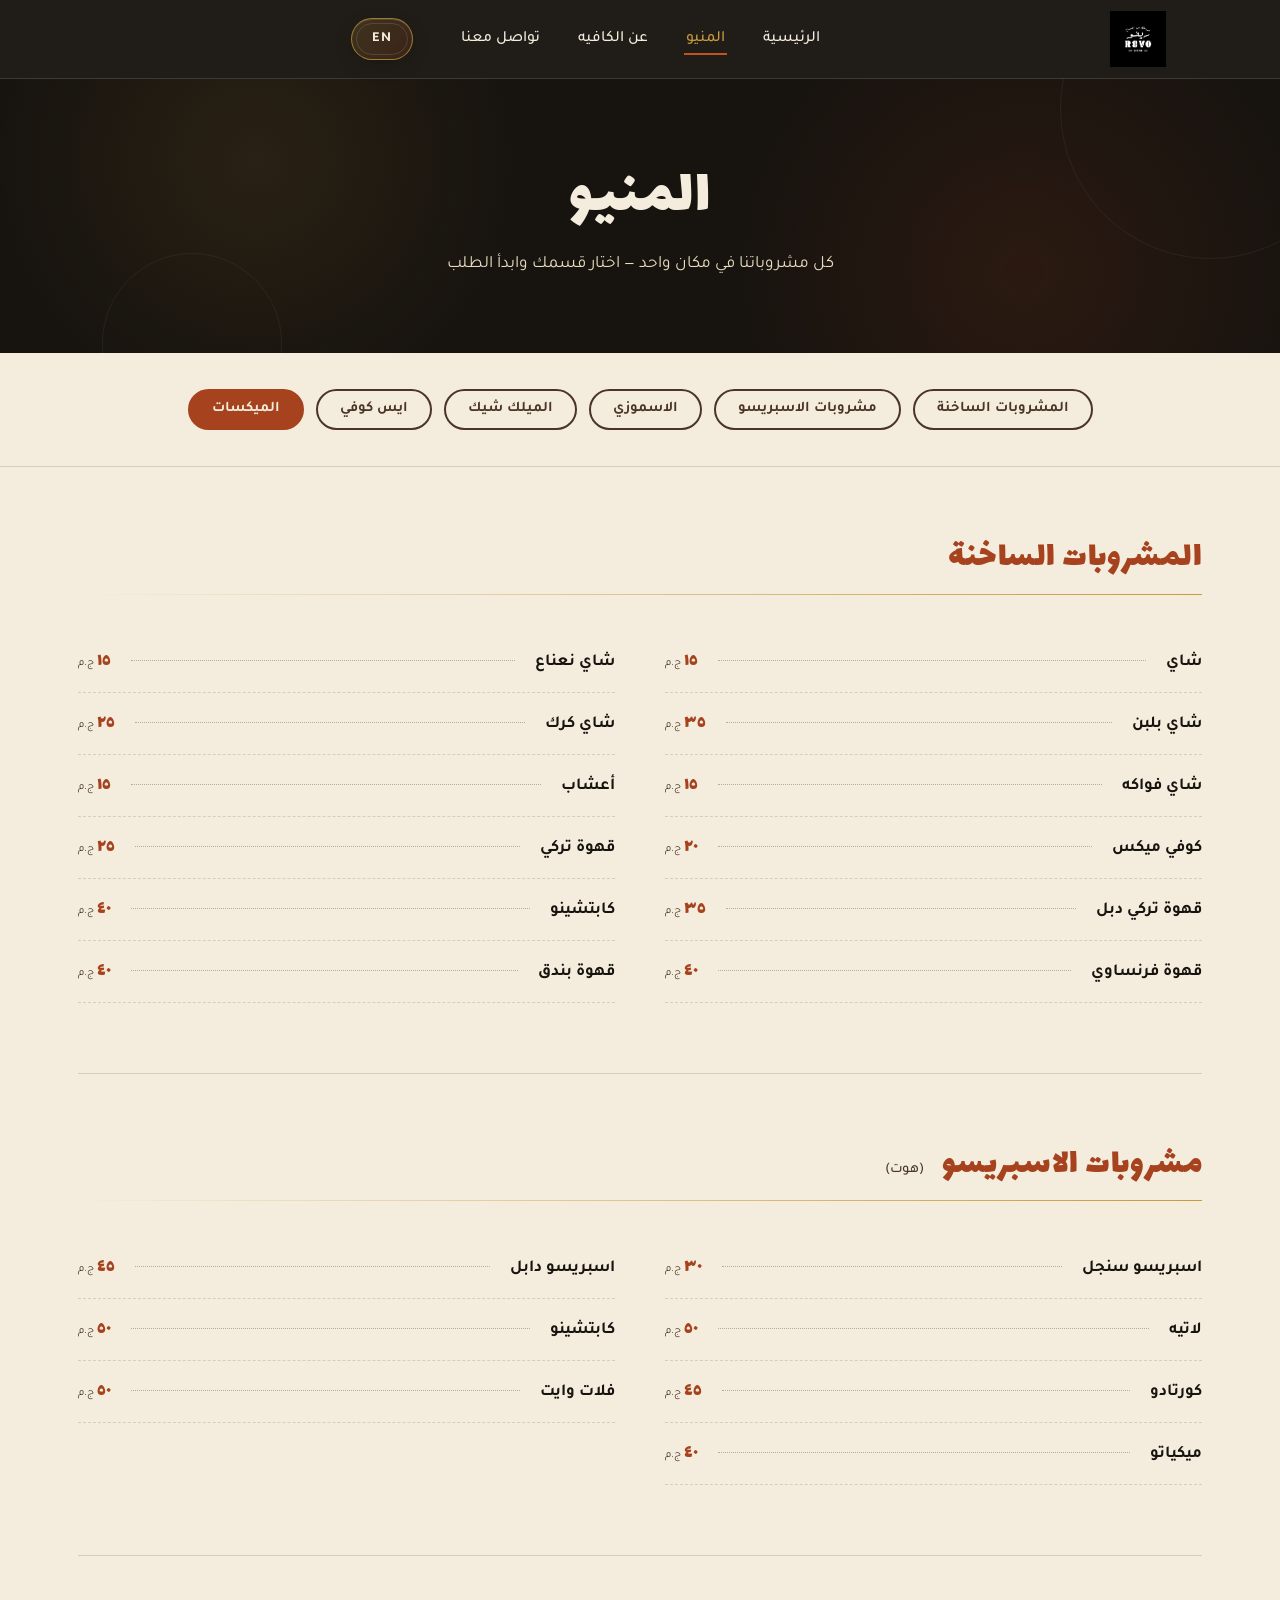
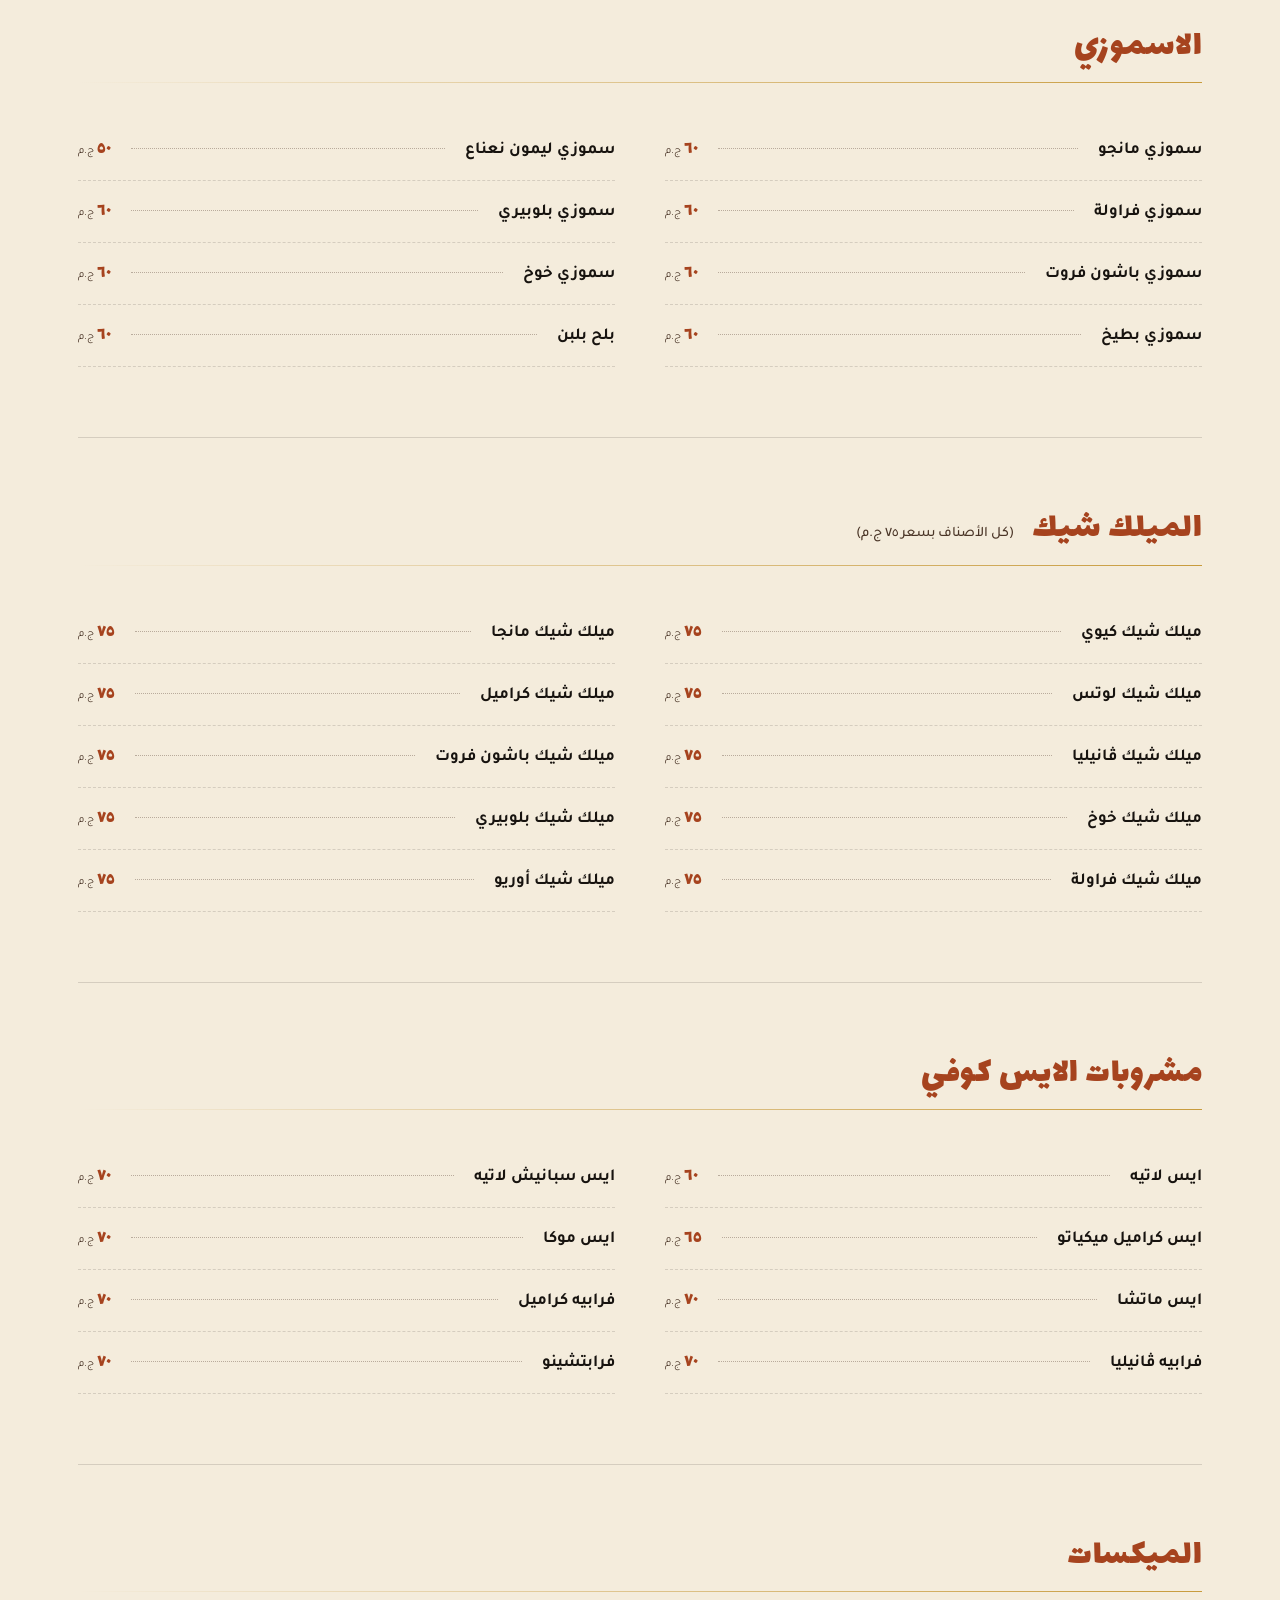
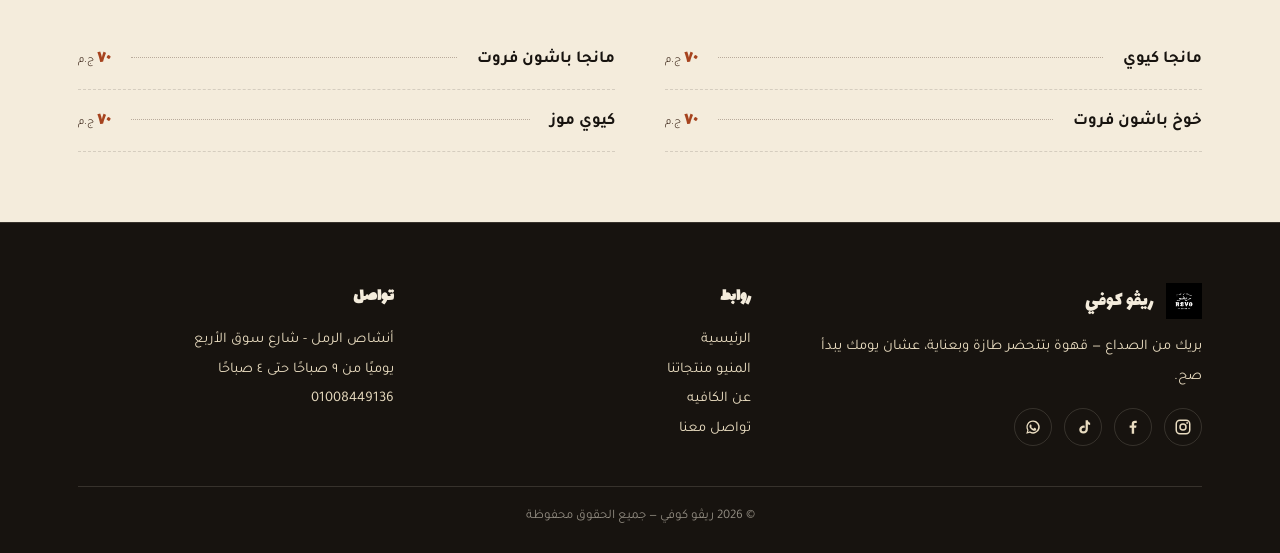
<file: menu.html>
<!DOCTYPE html>
<html lang="ar" dir="rtl">
<head>
<meta charset="UTF-8">
<meta name="viewport" content="width=device-width, initial-scale=1.0">
<title>المنيو | ريڤو كوفي</title>
<meta name="description" content="منيو ريڤو كوفي كامل: مشروبات ساخنة، اسبريسو، سموزي، ميلك شيك، ايس كوفي وميكسات.">
<link rel="icon" href="assets/logo.jpeg">
<link rel="stylesheet" href="css/style.css">
</head>
<body>

<header class="topbar">
  <div class="wrap">
    <a href="index.html" class="brand">
      <img src="assets/logo.jpeg" alt="شعار ريڤو كوفي">
      <span>ريڤو<small>REVO COFFEE — EST. 2026</small></span>
    </a>
    <nav class="nav-links" id="navLinks">
      <a href="index.html">الرئيسية</a>
      <a href="menu.html" aria-current="page">المنيو</a>
      <a href="about.html">عن الكافيه</a>
      <a href="contact.html">تواصل معنا</a>
    </nav>
    <button class="lang-toggle" id="langToggle" type="button" aria-label="تغيير اللغة">EN</button>
    <button class="nav-toggle" id="navToggle" aria-label="فتح القائمة" aria-expanded="false">☰</button>
  </div>
</header>

<section class="page-hero">
  <div class="ring-texture" style="color:var(--cream)">
    <span style="width:300px;height:300px;top:-120px;right:-80px;"></span>
    <span style="width:180px;height:180px;bottom:-80px;left:8%;"></span>
  </div>
  <div class="wrap">
    <h1>المنيو</h1>
    <p>كل مشروباتنا في مكان واحد — اختار قسمك وابدأ الطلب</p>
  </div>
</section>

<nav class="menu-tabs" aria-label="أقسام المنيو">
  <button class="menu-tab active" data-target="hot">المشروبات الساخنة</button>
  <button class="menu-tab" data-target="espresso">مشروبات الاسبريسو</button>
  <button class="menu-tab" data-target="smoothie">الاسموزي</button>
  <button class="menu-tab" data-target="milkshake">الميلك شيك</button>
  <button class="menu-tab" data-target="ice">ايس كوفي</button>
  <button class="menu-tab" data-target="mixes">الميكسات</button>
</nav>

<div class="wrap">

  <div class="menu-category" id="hot">
    <div class="cat-head"><h2>المشروبات الساخنة</h2></div>
    <div class="cat-divider"></div>
    <div class="menu-list">
      <div class="menu-item"><span class="name">شاي</span><span class="dots"></span><span class="price">١٥</span></div>
      <div class="menu-item"><span class="name">شاي نعناع</span><span class="dots"></span><span class="price">١٥</span></div>
      <div class="menu-item"><span class="name">شاي بلبن</span><span class="dots"></span><span class="price">٣٥</span></div>
      <div class="menu-item"><span class="name">شاي كرك</span><span class="dots"></span><span class="price">٢٥</span></div>
      <div class="menu-item"><span class="name">شاي فواكه</span><span class="dots"></span><span class="price">١٥</span></div>
      <div class="menu-item"><span class="name">أعشاب</span><span class="dots"></span><span class="price">١٥</span></div>
      <div class="menu-item"><span class="name">كوفي ميكس</span><span class="dots"></span><span class="price">٢٠</span></div>
      <div class="menu-item"><span class="name">قهوة تركي</span><span class="dots"></span><span class="price">٢٥</span></div>
      <div class="menu-item"><span class="name">قهوة تركي دبل</span><span class="dots"></span><span class="price">٣٥</span></div>
      <div class="menu-item"><span class="name">كابتشينو</span><span class="dots"></span><span class="price">٤٠</span></div>
      <div class="menu-item"><span class="name">قهوة فرنساوي</span><span class="dots"></span><span class="price">٤٠</span></div>
      <div class="menu-item"><span class="name">قهوة بندق</span><span class="dots"></span><span class="price">٤٠</span></div>
    </div>
  </div>

  <div class="menu-category" id="espresso">
    <div class="cat-head"><h2>مشروبات الاسبريسو</h2><span class="cat-note">(هوت)</span></div>
    <div class="cat-divider"></div>
    <div class="menu-list">
      <div class="menu-item"><span class="name">اسبريسو سنجل</span><span class="dots"></span><span class="price">٣٠</span></div>
      <div class="menu-item"><span class="name">اسبريسو دابل</span><span class="dots"></span><span class="price">٤٥</span></div>
      <div class="menu-item"><span class="name">لاتيه</span><span class="dots"></span><span class="price">٥٠</span></div>
      <div class="menu-item"><span class="name">كابتشينو</span><span class="dots"></span><span class="price">٥٠</span></div>
      <div class="menu-item"><span class="name">كورتادو</span><span class="dots"></span><span class="price">٤٥</span></div>
      <div class="menu-item"><span class="name">فلات وايت</span><span class="dots"></span><span class="price">٥٠</span></div>
      <div class="menu-item"><span class="name">ميكياتو</span><span class="dots"></span><span class="price">٤٠</span></div>
    </div>
  </div>

  <div class="menu-category" id="smoothie">
    <div class="cat-head"><h2>الاسموزي</h2></div>
    <div class="cat-divider"></div>
    <div class="menu-list">
      <div class="menu-item"><span class="name">سموزي مانجو</span><span class="dots"></span><span class="price">٦٠</span></div>
      <div class="menu-item"><span class="name">سموزي ليمون نعناع</span><span class="dots"></span><span class="price">٥٠</span></div>
      <div class="menu-item"><span class="name">سموزي فراولة</span><span class="dots"></span><span class="price">٦٠</span></div>
      <div class="menu-item"><span class="name">سموزي بلوبيري</span><span class="dots"></span><span class="price">٦٠</span></div>
      <div class="menu-item"><span class="name">سموزي باشون فروت</span><span class="dots"></span><span class="price">٦٠</span></div>
      <div class="menu-item"><span class="name">سموزي خوخ</span><span class="dots"></span><span class="price">٦٠</span></div>
      <div class="menu-item"><span class="name">سموزي بطيخ</span><span class="dots"></span><span class="price">٦٠</span></div>
      <div class="menu-item"><span class="name">بلح بلبن</span><span class="dots"></span><span class="price">٦٠</span></div>
    </div>
  </div>

  <div class="menu-category" id="milkshake">
    <div class="cat-head"><h2>الميلك شيك</h2><span class="cat-note">(كل الأصناف بسعر ٧٥ ج.م)</span></div>
    <div class="cat-divider"></div>
    <div class="menu-list">
      <div class="menu-item"><span class="name">ميلك شيك كيوي</span><span class="dots"></span><span class="price">٧٥</span></div>
      <div class="menu-item"><span class="name">ميلك شيك مانجا</span><span class="dots"></span><span class="price">٧٥</span></div>
      <div class="menu-item"><span class="name">ميلك شيك لوتس</span><span class="dots"></span><span class="price">٧٥</span></div>
      <div class="menu-item"><span class="name">ميلك شيك كراميل</span><span class="dots"></span><span class="price">٧٥</span></div>
      <div class="menu-item"><span class="name">ميلك شيك ڤانيليا</span><span class="dots"></span><span class="price">٧٥</span></div>
      <div class="menu-item"><span class="name">ميلك شيك باشون فروت</span><span class="dots"></span><span class="price">٧٥</span></div>
      <div class="menu-item"><span class="name">ميلك شيك خوخ</span><span class="dots"></span><span class="price">٧٥</span></div>
      <div class="menu-item"><span class="name">ميلك شيك بلوبيري</span><span class="dots"></span><span class="price">٧٥</span></div>
      <div class="menu-item"><span class="name">ميلك شيك فراولة</span><span class="dots"></span><span class="price">٧٥</span></div>
      <div class="menu-item"><span class="name">ميلك شيك أوريو</span><span class="dots"></span><span class="price">٧٥</span></div>
    </div>
  </div>

  <div class="menu-category" id="ice">
    <div class="cat-head"><h2>مشروبات الايس كوفي</h2></div>
    <div class="cat-divider"></div>
    <div class="menu-list">
      <div class="menu-item"><span class="name">ايس لاتيه</span><span class="dots"></span><span class="price">٦٠</span></div>
      <div class="menu-item"><span class="name">ايس سبانيش لاتيه</span><span class="dots"></span><span class="price">٧٠</span></div>
      <div class="menu-item"><span class="name">ايس كراميل ميكياتو</span><span class="dots"></span><span class="price">٦٥</span></div>
      <div class="menu-item"><span class="name">ايس موكا</span><span class="dots"></span><span class="price">٧٠</span></div>
      <div class="menu-item"><span class="name">ايس ماتشا</span><span class="dots"></span><span class="price">٧٠</span></div>
      <div class="menu-item"><span class="name">فرابيه كراميل</span><span class="dots"></span><span class="price">٧٠</span></div>
      <div class="menu-item"><span class="name">فرابيه ڤانيليا</span><span class="dots"></span><span class="price">٧٠</span></div>
      <div class="menu-item"><span class="name">فرابتشينو</span><span class="dots"></span><span class="price">٧٠</span></div>
    </div>
  </div>

  <div class="menu-category" id="mixes">
    <div class="cat-head"><h2>الميكسات</h2></div>
    <div class="cat-divider"></div>
    <div class="menu-list">
      <div class="menu-item"><span class="name">مانجا كيوي</span><span class="dots"></span><span class="price">٧٠</span></div>
      <div class="menu-item"><span class="name">مانجا باشون فروت</span><span class="dots"></span><span class="price">٧٠</span></div>
      <div class="menu-item"><span class="name">خوخ باشون فروت</span><span class="dots"></span><span class="price">٧٠</span></div>
      <div class="menu-item"><span class="name">كيوي موز</span><span class="dots"></span><span class="price">٧٠</span></div>
    </div>
  </div>

</div>

<footer>
  <div class="wrap">
    <div class="footer-grid">
      <div>
        <div class="footer-brand">
          <img src="assets/logo.jpeg" alt="ريڤو كوفي">
          <span>ريڤو كوفي</span>
        </div>
        <p>بريك من الصداع — قهوة بتتحضر طازة وبعناية، عشان يومك يبدأ صح.</p>
        <div class="social-row">
          <a href="https://www.instagram.com/rivo_cafe1?igsh=MXB2YTF2NmVhNjliNQ==" aria-label="انستجرام" target="_blank" rel="noopener"><svg class="social-icon" viewBox="0 0 24 24" aria-hidden="true"><rect x="3" y="3" width="18" height="18" rx="5" fill="none" stroke="currentColor" stroke-width="2"/><circle cx="12" cy="12" r="4" fill="none" stroke="currentColor" stroke-width="2"/><circle cx="17.5" cy="6.5" r="1.25" fill="currentColor"/></svg></a>
          <a href="https://www.facebook.com/share/1HNxLpUwUx/" aria-label="فيسبوك" target="_blank" rel="noopener"><svg class="social-icon" viewBox="0 0 24 24" aria-hidden="true"><path fill="currentColor" d="M13.5 21v-8h2.7l.4-3h-3.1V8.1c0-.9.3-1.6 1.7-1.6h1.8V3.8c-.3 0-1.3-.1-2.5-.1-2.5 0-4.2 1.5-4.2 4.3V10H7.5v3h2.8v8h3.2Z"/></svg></a>
          <a href="#" aria-label="تيك توك"><svg class="social-icon" viewBox="0 0 24 24" aria-hidden="true"><path fill="currentColor" d="M15.5 3h3c.2 1.7 1.2 3 3 3.2v3c-1.1 0-2.1-.3-3-.8v6.2c0 3.7-2.4 6.2-6 6.2-3.2 0-5.5-2.2-5.5-5.2 0-3.2 2.7-5.5 6.2-5.5.3 0 .7 0 1 .1v3.1c-.3-.1-.6-.2-1-.2-1.7 0-3 .9-3 2.4 0 1.3 1 2.2 2.4 2.2 1.5 0 2.9-.8 2.9-3.2V3Z"/></svg></a>
        <a href="https://wa.me/201008449136" aria-label="واتساب" target="_blank" rel="noopener"><svg class="social-icon" viewBox="0 0 24 24" aria-hidden="true"><path fill="currentColor" d="M12 3.2a8.8 8.8 0 0 0-7.6 13.2L3 21l4.8-1.4A8.8 8.8 0 1 0 12 3.2Zm0 15.8a7 7 0 0 1-3.6-1l-.3-.2-2.8.8.8-2.7-.2-.3A7 7 0 1 1 12 19Zm3.8-5.2c-.2-.1-1.3-.6-1.5-.7-.2-.1-.4-.1-.6.1l-.7.9c-.1.2-.3.2-.5.1-.2-.1-.9-.3-1.7-1-.6-.5-1-1.1-1.1-1.3-.1-.2 0-.3.1-.4l.4-.5c.1-.1.1-.3 0-.4l-.6-1.5c-.2-.4-.3-.4-.5-.4h-.4c-.2 0-.4.1-.6.3-.2.2-.8.8-.8 1.9s.8 2.2.9 2.3c.1.2 1.6 2.4 3.8 3.3.5.2.9.3 1.2.4.5.2 1 .2 1.4.1.4-.1 1.3-.5 1.5-1 .2-.5.2-.9.1-1-.1-.1-.3-.2-.5-.3Z"/></svg></a></div>
      </div>
      <div>
        <h4>روابط</h4>
        <p><a href="index.html">الرئيسية</a></p>
        <p><a href="menu.html">المنيو</a>
      <a href="products.html" data-i18n="productsNav">منتجاتنا</a></p>
        <p><a href="about.html">عن الكافيه</a></p>
        <p><a href="contact.html">تواصل معنا</a></p>
      </div>
      <div>
        <h4>تواصل</h4>
        <p>أنشاص الرمل - شارع سوق الأربع</p>
        <p>يوميًا من ٩ صباحًا حتى ٤ صباحًا</p>
        <p><a href="tel:+201008449136">01008449136</a></p>
      </div>
    </div>
    <div class="footer-bottom">© 2026 ريڤو كوفي — جميع الحقوق محفوظة</div>
  </div>
</footer>

<script src="js/script.js"></script>
</body>
</html>
</file>
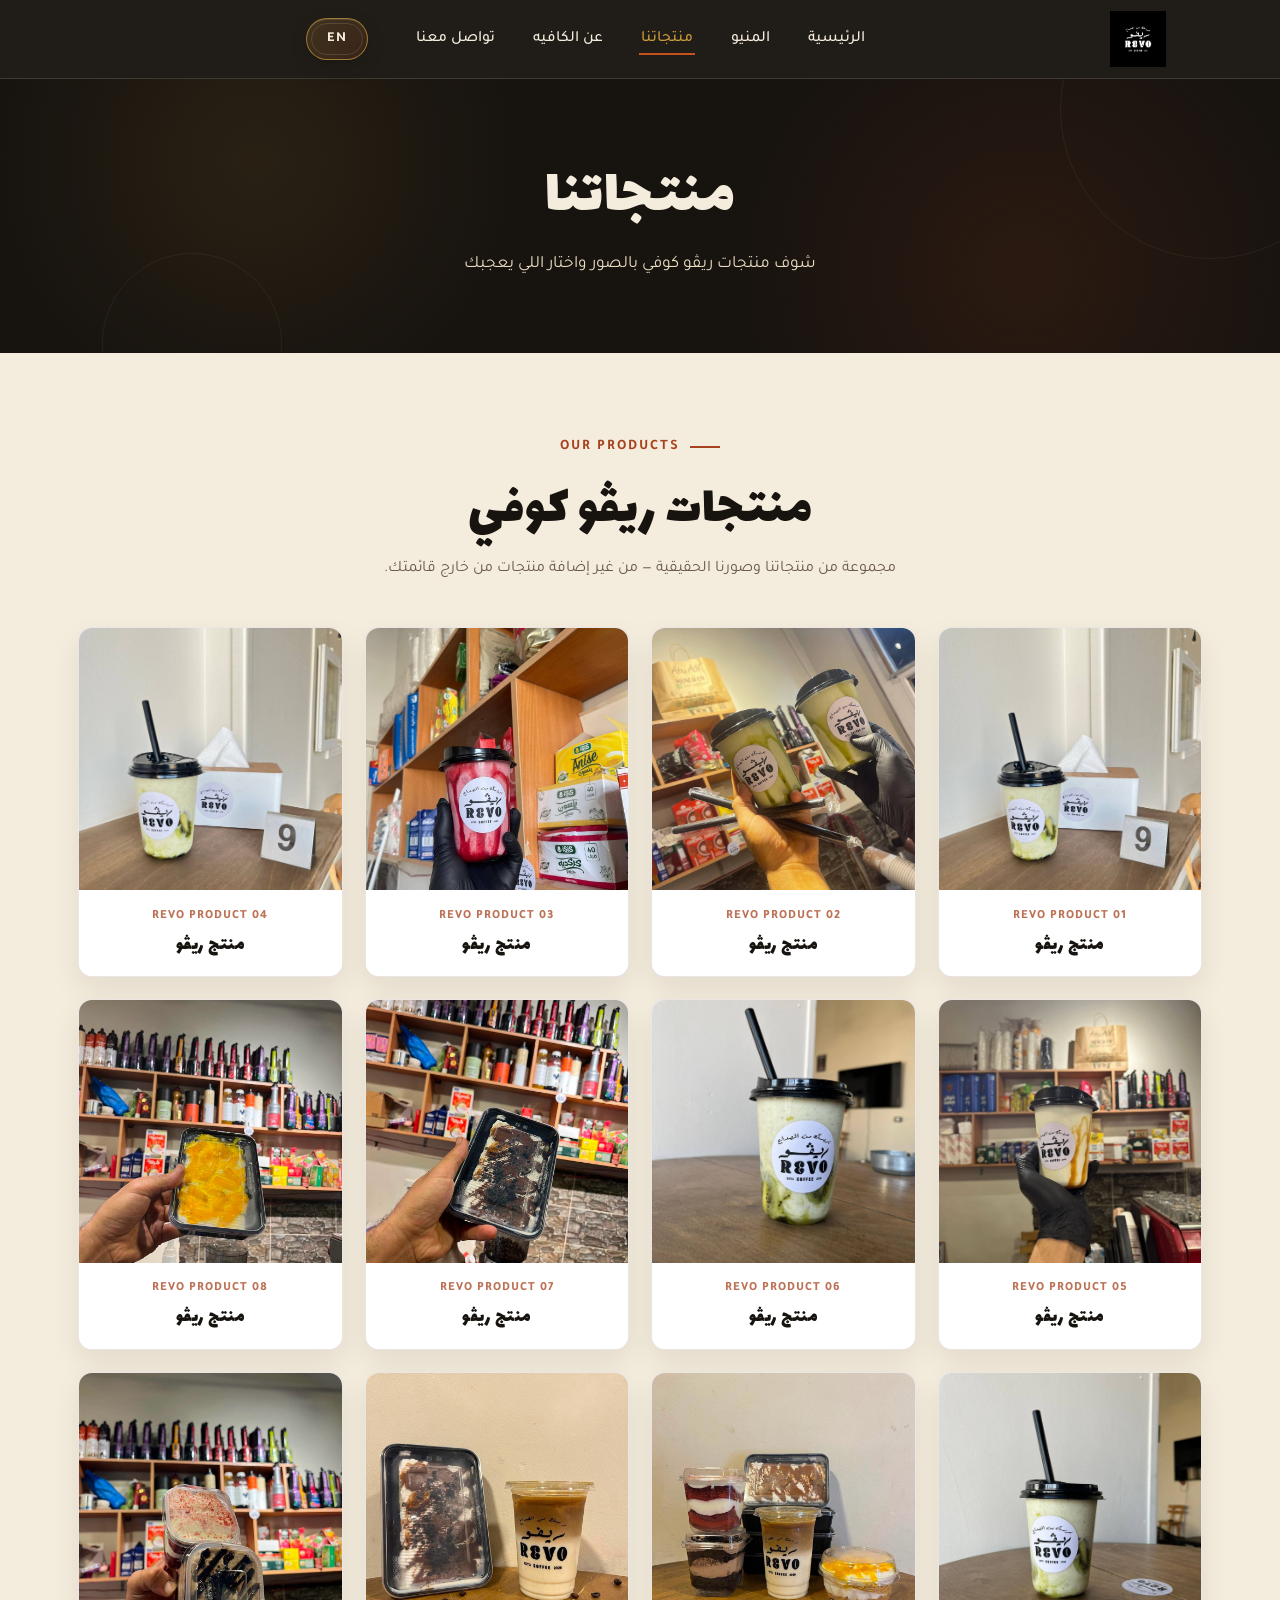
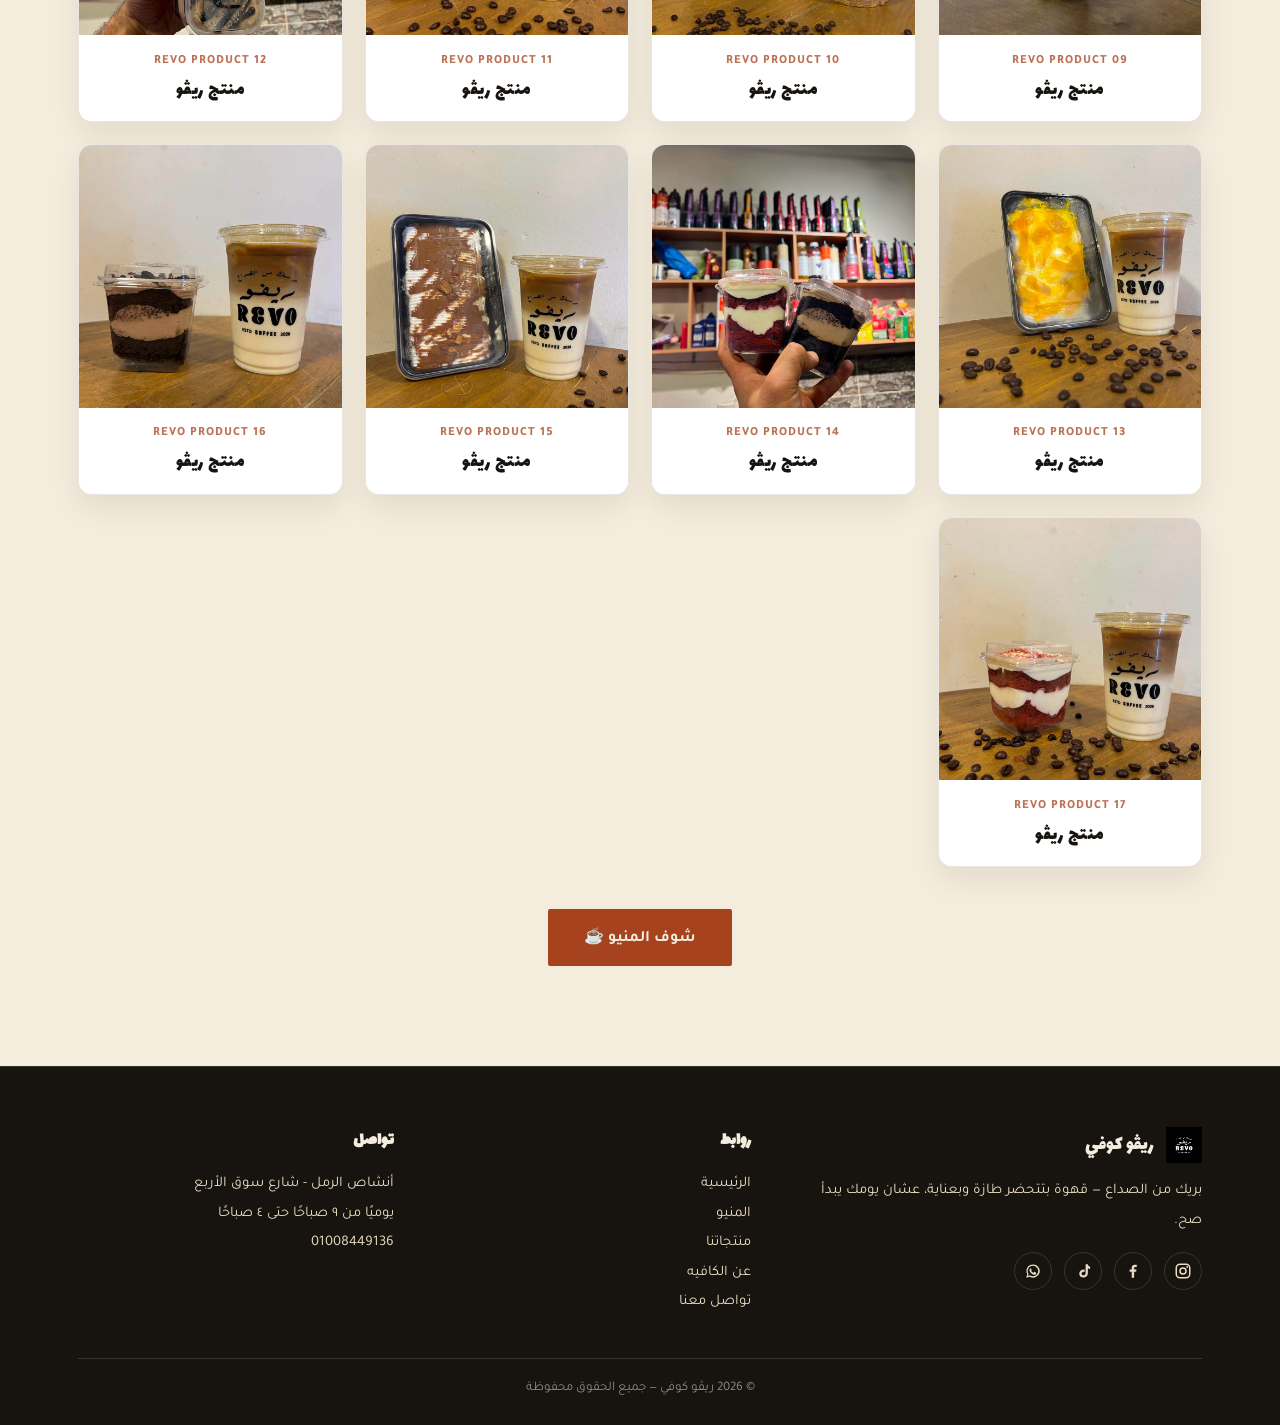
<file: products.html>
<!DOCTYPE html>
<html lang="ar" dir="rtl">
<head>
<meta charset="UTF-8">
<meta name="viewport" content="width=device-width, initial-scale=1.0">
<title>منتجاتنا | ريڤو كوفي</title>
<meta name="description" content="منتجات ريڤو كوفي بالصور.">
<link rel="icon" href="assets/logo.jpeg">
<link rel="stylesheet" href="css/style.css">
</head>
<body>
<header class="topbar">
  <div class="wrap">
    <a href="index.html" class="brand">
      <img src="assets/logo.jpeg" alt="شعار ريڤو كوفي">
      <span>ريڤو<small>REVO COFFEE — EST. 2026</small></span>
    </a>
    <nav class="nav-links" id="navLinks">
      <a href="index.html">الرئيسية</a>
      <a href="menu.html">المنيو</a>
      <a href="products.html" aria-current="page">منتجاتنا</a>
      <a href="about.html">عن الكافيه</a>
      <a href="contact.html">تواصل معنا</a>
    </nav>
    <button class="lang-toggle" id="langToggle" type="button" aria-label="تغيير اللغة">EN</button>
    <button class="nav-toggle" id="navToggle" aria-label="فتح القائمة" aria-expanded="false">☰</button>
  </div>
</header>

<section class="page-hero">
  <div class="ring-texture" style="color:var(--cream)"><span style="width:300px;height:300px;top:-120px;right:-80px;"></span><span style="width:180px;height:180px;bottom:-80px;left:8%;"></span></div>
  <div class="wrap">
    <h1 data-i18n="productsTitle">منتجاتنا</h1>
    <p data-i18n="productsHero">شوف منتجات ريڤو كوفي بالصور واختار اللي يعجبك</p>
  </div>
</section>

<section class="products-section">
  <div class="wrap">
    <div class="products-intro">
      <div class="eyebrow" data-i18n="ourProducts">OUR PRODUCTS</div>
      <h2 data-i18n="galleryTitle">منتجات ريڤو كوفي</h2>
      <p data-i18n="galleryText">مجموعة من منتجاتنا وصورنا الحقيقية — من غير إضافة منتجات من خارج قائمتك.</p>
    </div>
    <div class="products-grid">
      <article class="product-card"><div class="product-image"><img src="assets/products/product-01.jpeg" alt="Revo Coffee product 1" loading="lazy"></div><div class="product-caption"><span class="product-number">REVO PRODUCT 01</span><h3 data-i18n="photoProduct">منتج ريڤو</h3></div></article>
      <article class="product-card"><div class="product-image"><img src="assets/products/product-02.jpeg" alt="Revo Coffee product 2" loading="lazy"></div><div class="product-caption"><span class="product-number">REVO PRODUCT 02</span><h3 data-i18n="photoProduct">منتج ريڤو</h3></div></article>
      <article class="product-card"><div class="product-image"><img src="assets/products/product-03.jpeg" alt="Revo Coffee product 3" loading="lazy"></div><div class="product-caption"><span class="product-number">REVO PRODUCT 03</span><h3 data-i18n="photoProduct">منتج ريڤو</h3></div></article>
      <article class="product-card"><div class="product-image"><img src="assets/products/product-04.jpeg" alt="Revo Coffee product 4" loading="lazy"></div><div class="product-caption"><span class="product-number">REVO PRODUCT 04</span><h3 data-i18n="photoProduct">منتج ريڤو</h3></div></article>
      <article class="product-card"><div class="product-image"><img src="assets/products/product-05.jpeg" alt="Revo Coffee product 5" loading="lazy"></div><div class="product-caption"><span class="product-number">REVO PRODUCT 05</span><h3 data-i18n="photoProduct">منتج ريڤو</h3></div></article>
      <article class="product-card"><div class="product-image"><img src="assets/products/product-06.jpeg" alt="Revo Coffee product 6" loading="lazy"></div><div class="product-caption"><span class="product-number">REVO PRODUCT 06</span><h3 data-i18n="photoProduct">منتج ريڤو</h3></div></article>
      <article class="product-card"><div class="product-image"><img src="assets/products/product-07.jpeg" alt="Revo Coffee product 7" loading="lazy"></div><div class="product-caption"><span class="product-number">REVO PRODUCT 07</span><h3 data-i18n="photoProduct">منتج ريڤو</h3></div></article>
      <article class="product-card"><div class="product-image"><img src="assets/products/product-08.jpeg" alt="Revo Coffee product 8" loading="lazy"></div><div class="product-caption"><span class="product-number">REVO PRODUCT 08</span><h3 data-i18n="photoProduct">منتج ريڤو</h3></div></article>
      <article class="product-card"><div class="product-image"><img src="assets/products/product-09.jpeg" alt="Revo Coffee product 9" loading="lazy"></div><div class="product-caption"><span class="product-number">REVO PRODUCT 09</span><h3 data-i18n="photoProduct">منتج ريڤو</h3></div></article>
      <article class="product-card"><div class="product-image"><img src="assets/products/product-10.jpeg" alt="Revo Coffee product 10" loading="lazy"></div><div class="product-caption"><span class="product-number">REVO PRODUCT 10</span><h3 data-i18n="photoProduct">منتج ريڤو</h3></div></article>
      <article class="product-card"><div class="product-image"><img src="assets/products/product-11.jpeg" alt="Revo Coffee product 11" loading="lazy"></div><div class="product-caption"><span class="product-number">REVO PRODUCT 11</span><h3 data-i18n="photoProduct">منتج ريڤو</h3></div></article>
      <article class="product-card"><div class="product-image"><img src="assets/products/product-12.jpeg" alt="Revo Coffee product 12" loading="lazy"></div><div class="product-caption"><span class="product-number">REVO PRODUCT 12</span><h3 data-i18n="photoProduct">منتج ريڤو</h3></div></article>
      <article class="product-card"><div class="product-image"><img src="assets/products/product-13.jpeg" alt="Revo Coffee product 13" loading="lazy"></div><div class="product-caption"><span class="product-number">REVO PRODUCT 13</span><h3 data-i18n="photoProduct">منتج ريڤو</h3></div></article>
      <article class="product-card"><div class="product-image"><img src="assets/products/product-14.jpeg" alt="Revo Coffee product 14" loading="lazy"></div><div class="product-caption"><span class="product-number">REVO PRODUCT 14</span><h3 data-i18n="photoProduct">منتج ريڤو</h3></div></article>
      <article class="product-card"><div class="product-image"><img src="assets/products/product-15.jpeg" alt="Revo Coffee product 15" loading="lazy"></div><div class="product-caption"><span class="product-number">REVO PRODUCT 15</span><h3 data-i18n="photoProduct">منتج ريڤو</h3></div></article>
      <article class="product-card"><div class="product-image"><img src="assets/products/product-16.jpeg" alt="Revo Coffee product 16" loading="lazy"></div><div class="product-caption"><span class="product-number">REVO PRODUCT 16</span><h3 data-i18n="photoProduct">منتج ريڤو</h3></div></article>
      <article class="product-card"><div class="product-image"><img src="assets/products/product-17.jpeg" alt="Revo Coffee product 17" loading="lazy"></div><div class="product-caption"><span class="product-number">REVO PRODUCT 17</span><h3 data-i18n="photoProduct">منتج ريڤو</h3></div></article>
    </div>
    <div class="products-cta"><a href="menu.html" class="btn btn-primary" data-i18n="viewMenu">شوف المنيو ☕</a></div>
  </div>
</section>

<footer>
  <div class="wrap">
    <div class="footer-grid">
      <div><div class="footer-brand"><img src="assets/logo.jpeg" alt="ريڤو كوفي"><span>ريڤو كوفي</span></div><p>بريك من الصداع — قهوة بتتحضر طازة وبعناية، عشان يومك يبدأ صح.</p><div class="social-row"><a href="https://www.instagram.com/rivo_cafe1?igsh=MXB2YTF2NmVhNjliNQ==" aria-label="انستجرام" target="_blank" rel="noopener"><svg class="social-icon" viewBox="0 0 24 24" aria-hidden="true"><rect x="3" y="3" width="18" height="18" rx="5" fill="none" stroke="currentColor" stroke-width="2"/><circle cx="12" cy="12" r="4" fill="none" stroke="currentColor" stroke-width="2"/><circle cx="17.5" cy="6.5" r="1.25" fill="currentColor"/></svg></a><a href="https://www.facebook.com/share/1HNxLpUwUx/" aria-label="فيسبوك" target="_blank" rel="noopener"><svg class="social-icon" viewBox="0 0 24 24" aria-hidden="true"><path fill="currentColor" d="M13.5 21v-8h2.7l.4-3h-3.1V8.1c0-.9.3-1.6 1.7-1.6h1.8V3.8c-.3 0-1.3-.1-2.5-.1-2.5 0-4.2 1.5-4.2 4.3V10H7.5v3h2.8v8h3.2Z"/></svg></a><a href="#" aria-label="تيك توك"><svg class="social-icon" viewBox="0 0 24 24" aria-hidden="true"><path fill="currentColor" d="M15.5 3h3c.2 1.7 1.2 3 3 3.2v3c-1.1 0-2.1-.3-3-.8v6.2c0 3.7-2.4 6.2-6 6.2-3.2 0-5.5-2.2-5.5-5.2 0-3.2 2.7-5.5 6.2-5.5.3 0 .7 0 1 .1v3.1c-.3-.1-.6-.2-1-.2-1.7 0-3 .9-3 2.4 0 1.3 1 2.2 2.4 2.2 1.5 0 2.9-.8 2.9-3.2V3Z"/></svg></a><a href="https://wa.me/201008449136" aria-label="واتساب" target="_blank" rel="noopener"><svg class="social-icon" viewBox="0 0 24 24" aria-hidden="true"><path fill="currentColor" d="M12 3.2a8.8 8.8 0 0 0-7.6 13.2L3 21l4.8-1.4A8.8 8.8 0 1 0 12 3.2Zm0 15.8a7 7 0 0 1-3.6-1l-.3-.2-2.8.8.8-2.7-.2-.3A7 7 0 1 1 12 19Zm3.8-5.2c-.2-.1-1.3-.6-1.5-.7-.2-.1-.4-.1-.6.1l-.7.9c-.1.2-.3.2-.5.1-.2-.1-.9-.3-1.7-1-.6-.5-1-1.1-1.1-1.3-.1-.2 0-.3.1-.4l.4-.5c.1-.1.1-.3 0-.4l-.6-1.5c-.2-.4-.3-.4-.5-.4h-.4c-.2 0-.4.1-.6.3-.2.2-.8.8-.8 1.9s.8 2.2.9 2.3c.1.2 1.6 2.4 3.8 3.3.5.2.9.3 1.2.4.5.2 1 .2 1.4.1.4-.1 1.3-.5 1.5-1 .2-.5.2-.9.1-1-.1-.1-.3-.2-.5-.3Z"/></svg></a></div></div>
      <div><h4>روابط</h4><p><a href="index.html">الرئيسية</a></p><p><a href="menu.html">المنيو</a></p><p><a href="products.html">منتجاتنا</a></p><p><a href="about.html">عن الكافيه</a></p><p><a href="contact.html">تواصل معنا</a></p></div>
      <div><h4>تواصل</h4><p>أنشاص الرمل - شارع سوق الأربع</p><p>يوميًا من ٩ صباحًا حتى ٤ صباحًا</p><p><a href="tel:+201008449136">01008449136</a></p></div>
    </div>
    <div class="footer-bottom">© 2026 ريڤو كوفي — جميع الحقوق محفوظة</div>
  </div>
</footer>
<script src="js/script.js"></script>
</body>
</html>
</file>
<file: css/style.css>
@import url('https://fonts.googleapis.com/css2?family=Lalezar&family=Tajawal:wght@300;400;500;700;800&display=swap');

:root{
  --espresso:#17130f;
  --espresso-2:#221b14;
  --cream:#f4ecdc;
  --cream-dim:#e9dcc0;
  --rust:#a6431e;
  --rust-2:#c2531f;
  --gold:#c89b3c;
  --brown:#4a3527;
  --line: rgba(244,236,220,0.14);
  --line-dark: rgba(23,19,15,0.14);
  --shadow: 0 20px 50px rgba(0,0,0,0.35);
  --radius: 2px;
}

*{margin:0;padding:0;box-sizing:border-box;}

html{scroll-behavior:smooth;}

body{
  background:var(--cream);
  color:var(--espresso);
  font-family:'Tajawal',sans-serif;
  direction:rtl;
  text-align:right;
  overflow-x:hidden;
}

@media (prefers-reduced-motion: reduce){
  html{scroll-behavior:auto;}
  *{animation-duration:0.01ms !important; animation-iteration-count:1 !important; transition-duration:0.01ms !important;}
}

h1,h2,h3,.display{
  font-family:'Lalezar',sans-serif;
  font-weight:400;
  letter-spacing:0.5px;
  line-height:1.15;
}

a{color:inherit;text-decoration:none;}
img{max-width:100%;display:block;}
ul{list-style:none;}

::selection{background:var(--rust);color:var(--cream);}

:focus-visible{
  outline:3px solid var(--gold);
  outline-offset:3px;
}

.wrap{
  max-width:1180px;
  margin:0 auto;
  padding:0 28px;
}

/* ---------- coffee-ring texture (signature motif) ---------- */
.ring-texture{
  position:absolute;
  inset:0;
  pointer-events:none;
  overflow:hidden;
  z-index:0;
}
.ring-texture span{
  position:absolute;
  border-radius:50%;
  border:1.5px solid currentColor;
  opacity:0.06;
}

/* ---------- top nav ---------- */
.topbar{
  background:var(--espresso);
  color:var(--cream);
  position:sticky;
  top:0;
  z-index:50;
  border-bottom:1px solid var(--line);
}
.topbar .wrap{
  display:flex;
  align-items:center;
  justify-content:space-between;
  height:78px;
}
.brand{
  display:flex;
  align-items:center;
  gap:12px;
  font-family:'Lalezar',sans-serif;
  font-size:1.5rem;
  letter-spacing:1px;
}
.brand img{height:42px;width:auto;filter:invert(1);}
.brand small{
  display:block;
  font-family:'Tajawal',sans-serif;
  font-size:0.6rem;
  letter-spacing:3px;
  color:var(--gold);
  font-weight:500;
}
.nav-links{
  display:flex;
  gap:34px;
  font-size:0.98rem;
  font-weight:500;
}
.nav-links a{
  position:relative;
  padding:6px 2px;
  transition:color .25s ease;
}
.nav-links a::after{
  content:"";
  position:absolute;
  right:0;left:0;
  bottom:0;
  height:2px;
  background:var(--rust-2);
  transform:scaleX(0);
  transform-origin:right;
  transition:transform .3s ease;
}
.nav-links a:hover,
.nav-links a[aria-current="page"]{color:var(--gold);}
.nav-links a:hover::after,
.nav-links a[aria-current="page"]::after{transform:scaleX(1);}

.nav-toggle{
  display:none;
  background:none;
  border:1px solid var(--line);
  color:var(--cream);
  width:44px;height:44px;
  font-size:1.3rem;
  border-radius:var(--radius);
  cursor:pointer;
}

@media (max-width:820px){
  .nav-links{
    position:fixed;
    inset:78px 0 0 0;
    background:var(--espresso);
    flex-direction:column;
    align-items:flex-start;
    padding:30px 28px;
    gap:22px;
    transform:translateY(-110%);
    transition:transform .35s ease;
    font-size:1.15rem;
  }
  .nav-links.open{transform:translateY(0);}
  .nav-toggle{display:block;}
}

/* ---------- stamp badge (signature element) ---------- */
.stamp{
  --size:150px;
  width:var(--size);
  height:var(--size);
  border-radius:50%;
  border:2px solid var(--gold);
  display:flex;
  align-items:center;
  justify-content:center;
  position:relative;
  flex-shrink:0;
  animation:none;
}
.stamp::before{
  content:"";
  position:absolute;
  inset:10px;
  border-radius:50%;
  border:1px dashed var(--gold);
  opacity:0.6;
}
.stamp-logo{
  width:72%;
  height:72%;
  object-fit:contain;
  position:relative;
  z-index:2;
  animation:stamp-logo-spin 18s linear infinite;
  transform-origin:center;
}
@keyframes spin{from{transform:rotate(0)}to{transform:rotate(360deg)}}
@keyframes spin-rev{from{transform:rotate(0)}to{transform:rotate(-360deg)}}

/* ---------- buttons ---------- */
.btn{
  display:inline-flex;
  align-items:center;
  gap:10px;
  padding:15px 34px;
  font-weight:700;
  font-size:1rem;
  border-radius:var(--radius);
  border:2px solid transparent;
  cursor:pointer;
  transition:transform .2s ease, background .25s ease, color .25s ease, border-color .25s ease;
}
.btn-primary{
  background:var(--rust);
  color:var(--cream);
}
.btn-primary:hover{background:var(--rust-2);transform:translateY(-2px);}
.btn-outline{
  border-color:var(--cream);
  color:var(--cream);
  background:transparent;
}
.btn-outline:hover{background:var(--cream);color:var(--espresso);transform:translateY(-2px);}
.btn-outline-dark{
  border-color:var(--espresso);
  color:var(--espresso);
}
.btn-outline-dark:hover{background:var(--espresso);color:var(--cream);}

/* ---------- hero (home) ---------- */
.hero{
  position:relative;
  background:var(--espresso);
  color:var(--cream);
  padding:110px 0 130px;
  overflow:hidden;
}
.hero .wrap{
  position:relative;
  z-index:2;
  display:grid;
  grid-template-columns:1.1fr 0.9fr;
  gap:50px;
  align-items:center;
}
.eyebrow{
  display:inline-flex;
  align-items:center;
  gap:10px;
  color:var(--gold);
  font-weight:700;
  letter-spacing:2px;
  font-size:0.85rem;
  margin-bottom:20px;
}
.eyebrow::before{
  content:"";
  width:30px;height:2px;background:var(--gold);
}
.hero h1{
  font-size:clamp(2.6rem,6vw,4.6rem);
  margin-bottom:20px;
}
.hero h1 span{color:var(--rust-2);}
.hero p.lead{
  font-size:1.15rem;
  color:var(--cream-dim);
  max-width:46ch;
  margin-bottom:36px;
  line-height:1.9;
}
.hero-actions{display:flex;gap:16px;flex-wrap:wrap;}
.hero-visual{
  display:flex;
  justify-content:center;
  position:relative;
}
.hero-logo-frame{
  background:var(--cream);
  border-radius:50%;
  width:340px;height:340px;
  display:flex;align-items:center;justify-content:center;
  box-shadow:var(--shadow);
  position:relative;
}
.hero-logo-frame img{width:72%;}
.hero-logo-frame::after{
  content:"";
  position:absolute;
  inset:-14px;
  border-radius:50%;
  border:1.5px dashed var(--gold);
}

@media (max-width:900px){
  .hero .wrap{grid-template-columns:1fr;text-align:center;}
  .eyebrow{margin-inline:auto;}
  .hero p.lead{margin-inline:auto;}
  .hero-actions{justify-content:center;}
  .hero-visual{margin-top:20px;}
}

/* ---------- section basics ---------- */
section{position:relative;}
.section{padding:100px 0;}
.section-dark{background:var(--espresso);color:var(--cream);}
.section-cream{background:var(--cream);}
.section-dim{background:var(--cream-dim);}

.section-head{
  display:flex;
  align-items:flex-end;
  justify-content:space-between;
  gap:24px;
  margin-bottom:56px;
  flex-wrap:wrap;
}
.section-head h2{font-size:clamp(1.9rem,4vw,2.8rem);}
.section-head .kicker{
  color:var(--rust-2);
  font-weight:700;
  letter-spacing:2px;
  font-size:0.85rem;
  margin-bottom:10px;
  display:block;
}
.section-dark .kicker{color:var(--gold);}
.section-head p{max-width:48ch;color:var(--brown);font-size:1rem;line-height:1.8;}
.section-dark .section-head p{color:var(--cream-dim);}

/* ---------- home: about teaser ---------- */
.about-teaser{
  display:grid;
  grid-template-columns:0.9fr 1.1fr;
  gap:60px;
  align-items:center;
}
.about-teaser .stamp{margin:0 auto;}
.about-teaser p{
  font-size:1.05rem;
  line-height:2;
  color:var(--brown);
  margin-bottom:16px;
}
@media (max-width:860px){
  .about-teaser{grid-template-columns:1fr;text-align:center;}
}

/* ---------- home: featured picks ---------- */
.picks-grid{
  display:grid;
  grid-template-columns:repeat(auto-fit,minmax(230px,1fr));
  gap:24px;
}
.pick-card{
  background:var(--espresso-2);
  border:1px solid var(--line);
  border-radius:var(--radius);
  padding:32px 26px;
  transition:transform .3s ease, border-color .3s ease;
}
.pick-card:hover{transform:translateY(-6px);border-color:var(--gold);}
.pick-num{
  font-family:'Lalezar',sans-serif;
  color:var(--rust-2);
  font-size:0.95rem;
  margin-bottom:14px;
  display:block;
}
.pick-card h3{font-size:1.4rem;margin-bottom:10px;}
.pick-card p{color:var(--cream-dim);font-size:0.92rem;line-height:1.8;margin-bottom:18px;}
.pick-price{
  font-family:'Lalezar',sans-serif;
  color:var(--gold);
  font-size:1.3rem;
}

/* ---------- CTA band ---------- */
.cta-band{
  background:var(--rust);
  color:var(--cream);
  padding:70px 0;
  text-align:center;
}
.cta-band h2{font-size:clamp(1.8rem,4vw,2.6rem);margin-bottom:18px;}
.cta-band p{color:rgba(244,236,220,0.9);margin-bottom:30px;font-size:1.05rem;}

/* ---------- footer ---------- */
footer{
  background:var(--espresso);
  color:var(--cream-dim);
  padding:60px 0 28px;
  border-top:1px solid var(--line);
}
.footer-grid{
  display:grid;
  grid-template-columns:1.3fr 1fr 1fr;
  gap:40px;
  margin-bottom:40px;
}
.footer-grid h4{
  font-family:'Lalezar',sans-serif;
  color:var(--cream);
  font-size:1.1rem;
  margin-bottom:16px;
}
.footer-grid p, .footer-grid a{
  font-size:0.92rem;
  line-height:2;
  color:var(--cream-dim);
}
.footer-grid a:hover{color:var(--gold);}
.footer-brand{display:flex;align-items:center;gap:12px;margin-bottom:14px;}
.footer-brand img{height:36px;filter:invert(1);}
.footer-brand span{font-family:'Lalezar',sans-serif;font-size:1.3rem;color:var(--cream);}
.social-row{display:flex;gap:12px;margin-top:16px;}
.social-row a{
  width:38px;height:38px;
  border:1px solid var(--line);
  border-radius:50%;
  display:flex;align-items:center;justify-content:center;
  font-size:0.9rem;
  transition:background .25s, border-color .25s;
}
.social-row a:hover{background:var(--gold);border-color:var(--gold);color:var(--espresso);}
.footer-bottom{
  border-top:1px solid var(--line);
  padding-top:22px;
  text-align:center;
  font-size:0.82rem;
  color:rgba(244,236,220,0.55);
}
@media (max-width:760px){
  .footer-grid{grid-template-columns:1fr;}
}

/* ---------- page hero (menu/about/contact) ---------- */
.page-hero{
  background:var(--espresso);
  color:var(--cream);
  padding:70px 0 60px;
  text-align:center;
  position:relative;
  overflow:hidden;
}
.page-hero h1{font-size:clamp(2.2rem,5vw,3.4rem);}
.page-hero p{color:var(--cream-dim);margin-top:14px;font-size:1.05rem;}

/* ---------- menu page ---------- */
.menu-tabs{
  display:flex;
  flex-wrap:wrap;
  gap:12px;
  justify-content:center;
  padding:36px 0;
  position:sticky;
  top:78px;
  background:var(--cream);
  z-index:20;
  border-bottom:1px solid var(--line-dark);
}
.menu-tab{
  padding:10px 22px;
  border:2px solid var(--brown);
  border-radius:30px;
  font-weight:700;
  font-size:0.92rem;
  background:transparent;
  color:var(--brown);
  cursor:pointer;
  transition:all .25s ease;
}
.menu-tab:hover{border-color:var(--rust);color:var(--rust);}
.menu-tab.active{background:var(--rust);border-color:var(--rust);color:var(--cream);}

.menu-category{
  padding:70px 0;
  border-bottom:1px solid var(--line-dark);
  scroll-margin-top:150px;
}
.menu-category:last-child{border-bottom:none;}
.cat-head{
  display:flex;
  align-items:baseline;
  gap:18px;
  margin-bottom:14px;
}
.cat-head h2{font-size:clamp(1.7rem,3.5vw,2.3rem);color:var(--rust);}
.cat-head .cat-note{
  color:var(--brown);
  font-size:0.9rem;
  font-weight:500;
}
.cat-divider{
  width:100%;
  height:1px;
  background:linear-gradient(to left, var(--gold), transparent);
  margin-bottom:36px;
}
.menu-list{
  display:grid;
  grid-template-columns:repeat(2,1fr);
  gap:0 50px;
}
.menu-item{
  display:flex;
  align-items:baseline;
  justify-content:space-between;
  gap:14px;
  padding:16px 0;
  border-bottom:1px dashed var(--line-dark);
}
.menu-item .name{
  font-weight:700;
  font-size:1.05rem;
}
.menu-item .dots{
  flex:1;
  border-bottom:1px dotted rgba(74,53,39,0.35);
  margin:0 6px;
  transform:translateY(-4px);
}
.menu-item .price{
  font-family:'Lalezar',sans-serif;
  color:var(--rust);
  font-size:1.15rem;
  white-space:nowrap;
}
.menu-item .price::after{
  content:" ج.م";
  font-family:'Tajawal',sans-serif;
  font-size:0.7rem;
  color:var(--brown);
}
@media (max-width:700px){
  .menu-list{grid-template-columns:1fr;}
}

/* ---------- about page ---------- */
.story-grid{
  display:grid;
  grid-template-columns:1fr 1fr;
  gap:60px;
  align-items:center;
}
.story-grid p{
  font-size:1.08rem;
  line-height:2.1;
  color:var(--brown);
  margin-bottom:18px;
}
.story-visual{
  display:flex;
  justify-content:center;
}
@media (max-width:860px){
  .story-grid{grid-template-columns:1fr;text-align:center;}
}

.values-grid{
  display:grid;
  grid-template-columns:repeat(auto-fit,minmax(220px,1fr));
  gap:30px;
}
.value-card{
  text-align:center;
  padding:20px;
}
.value-card .icon{
  width:70px;height:70px;
  border-radius:50%;
  border:2px solid var(--rust);
  display:flex;align-items:center;justify-content:center;
  margin:0 auto 20px;
  font-size:1.6rem;
  color:var(--rust);
}
.value-card h3{font-size:1.2rem;margin-bottom:10px;}
.value-card p{color:var(--brown);font-size:0.95rem;line-height:1.8;}

.timeline{
  display:flex;
  flex-direction:column;
  gap:0;
  max-width:600px;
  margin:0 auto;
}
.timeline-item{
  display:flex;
  gap:24px;
  padding-bottom:40px;
  position:relative;
}
.timeline-item::before{
  content:"";
  position:absolute;
  right:29px;
  top:60px;
  bottom:0;
  width:1px;
  background:var(--line);
}
.timeline-item:last-child::before{display:none;}
.timeline-dot{
  width:60px;height:60px;
  border-radius:50%;
  background:var(--rust);
  color:var(--cream);
  display:flex;align-items:center;justify-content:center;
  font-family:'Lalezar',sans-serif;
  font-size:0.85rem;
  flex-shrink:0;
}
.timeline-content h3{font-size:1.15rem;margin-bottom:6px;color:var(--cream);}
.timeline-content p{color:var(--cream-dim);font-size:0.93rem;line-height:1.8;}

/* ---------- contact page ---------- */
.contact-grid{
  display:grid;
  grid-template-columns:1fr 1fr;
  gap:50px;
}
.contact-card{
  background:var(--espresso-2);
  border:1px solid var(--line);
  border-radius:var(--radius);
  padding:40px;
}
.contact-item{
  display:flex;
  gap:18px;
  padding:20px 0;
  border-bottom:1px solid var(--line);
}
.contact-item:last-child{border-bottom:none;}
.contact-item .ic{
  width:44px;height:44px;
  border-radius:50%;
  border:1px solid var(--gold);
  color:var(--gold);
  display:flex;align-items:center;justify-content:center;
  flex-shrink:0;
  font-size:1rem;
}
.contact-item h4{font-size:1rem;margin-bottom:5px;color:var(--cream);}
.contact-item p, .contact-item a{color:var(--cream-dim);font-size:0.94rem;}
.hours-table{width:100%;border-collapse:collapse;}
.hours-table td{padding:12px 0;border-bottom:1px dashed var(--line);font-size:0.95rem;}
.hours-table td:first-child{font-weight:700;color:var(--cream);}
.hours-table td:last-child{color:var(--gold);text-align:left;}

.map-frame{
  width:100%;
  aspect-ratio:4/3;
  border-radius:var(--radius);
  border:1px solid var(--line-dark);
  background:
    repeating-linear-gradient(45deg, rgba(74,53,39,0.05) 0 2px, transparent 2px 14px),
    var(--cream-dim);
  display:flex;
  align-items:center;
  justify-content:center;
  flex-direction:column;
  gap:10px;
  color:var(--brown);
  text-align:center;
  padding:20px;
}
.reveal{opacity:0;transform:translateY(24px);transition:opacity .7s ease, transform .7s ease;}
.reveal.in{opacity:1;transform:translateY(0);}

.map-frame .pin{
  width:54px;height:54px;
  border-radius:50%;
  background:var(--rust);
  color:var(--cream);
  display:flex;align-items:center;justify-content:center;
  font-size:1.4rem;
}


/* ---------- language switch ---------- */
.lang-toggle{
  margin-inline-start:auto;
  margin-inline-end:22px;
  min-width:52px;
  height:38px;
  padding:0 12px;
  border:1px solid var(--gold);
  background:transparent;
  color:var(--gold);
  font-family:'Tajawal',sans-serif;
  font-weight:800;
  border-radius:999px;
  cursor:pointer;
  transition:.25s ease;
}
.lang-toggle:hover{background:var(--gold);color:var(--espresso);transform:translateY(-1px)}

/* ---------- products gallery ---------- */
.products-section{padding:70px 0 100px;background:var(--cream)}
.products-intro{text-align:center;max-width:720px;margin:0 auto 42px}
.products-intro .eyebrow{justify-content:center;color:var(--rust)}
.products-intro .eyebrow::before{background:var(--rust)}
.products-intro h2{font-size:clamp(2.2rem,5vw,3.4rem);margin:8px 0 12px}
.products-intro p{color:#6b5a4b;line-height:1.9}
.products-grid{display:grid;grid-template-columns:repeat(4,minmax(0,1fr));gap:22px}
.product-card{background:#fff;border:1px solid rgba(23,19,15,.08);box-shadow:0 12px 30px rgba(23,19,15,.08);overflow:hidden;position:relative;transition:transform .3s ease,box-shadow .3s ease}
.product-card:hover{transform:translateY(-7px);box-shadow:0 20px 45px rgba(23,19,15,.16)}
.product-card .product-image{aspect-ratio:1/1;overflow:hidden;background:#eee8dc}
.product-card img{width:100%;height:100%;object-fit:cover;transition:transform .5s ease}
.product-card:hover img{transform:scale(1.05)}
.product-card .product-caption{padding:16px 18px 18px;text-align:center}
.product-card .product-number{font-size:.78rem;color:var(--rust);font-weight:800;letter-spacing:1px}
.product-card h3{font-size:1.2rem;margin-top:4px}
.products-cta{text-align:center;margin-top:42px}

@media(max-width:1000px){.products-grid{grid-template-columns:repeat(3,minmax(0,1fr))}}
@media(max-width:720px){
  .products-grid{grid-template-columns:repeat(2,minmax(0,1fr));gap:14px}
  .products-section{padding:52px 0 75px}
  .lang-toggle{margin-inline-end:10px}
}
@media(max-width:430px){.products-grid{grid-template-columns:1fr}.product-card .product-image{aspect-ratio:4/3}}

/* ---------- final polish: stable language switch + cleaner site-wide typography ---------- */
/* ---------- final header layout ---------- */
.topbar .wrap{
  position:relative;
  min-height:78px;
  display:grid;
  grid-template-columns:1fr auto 1fr;
  align-items:center;
  column-gap:28px;
}
/* Keep the navigation mathematically centered in the page, regardless of RTL/LTR. */
.topbar .brand{
  grid-column:3;
  justify-self:end;
  white-space:nowrap;
}
.topbar .nav-links{
  grid-column:2;
  justify-self:center;
  align-items:center;
  justify-content:center;
  white-space:nowrap;
}
/* Language switch stays on the same physical side and never moves when language changes. */
.lang-toggle{
  position:static;
  grid-column:1;
  grid-row:1;
  justify-self:start;
  min-width:58px;
  height:38px;
  padding:0 14px;
  border:1px solid rgba(200,155,60,.75);
  border-radius:999px;
  background:rgba(200,155,60,.10);
  color:var(--gold);
  font-family:'Tajawal',sans-serif;
  font-size:.82rem;
  font-weight:800;
  letter-spacing:.8px;
  cursor:pointer;
  transition:background .2s ease,color .2s ease,box-shadow .2s ease,transform .2s ease;
}
.lang-toggle:hover{
  background:var(--gold);
  color:var(--espresso);
  box-shadow:0 8px 22px rgba(0,0,0,.22);
}
.lang-toggle:active{transform:scale(.96);}

/* Better global rhythm */
section:not(.hero){position:relative;}
.page-hero{padding:82px 0 88px;}
.page-hero h1{font-size:clamp(2.5rem,5vw,4.4rem);}
.page-hero p{max-width:720px;font-size:1.08rem;line-height:1.9;}

/* Cards and content */
.pick-card,.product-card,.value-card,.contact-card,.timeline-item{
  transition:transform .25s ease,box-shadow .25s ease,border-color .25s ease;
}
.pick-card:hover,.product-card:hover,.value-card:hover,.contact-card:hover,.timeline-item:hover{
  transform:translateY(-5px);
  box-shadow:0 18px 40px rgba(23,19,15,.14);
}
.products-grid{align-items:stretch;}
.product-card{overflow:hidden;border-radius:12px;background:#fff;box-shadow:0 10px 30px rgba(23,19,15,.09);}
.product-image{aspect-ratio:1/1;overflow:hidden;background:#eee4d2;}
.product-image img{width:100%;height:100%;object-fit:cover;transition:transform .5s ease;}
.product-card:hover .product-image img{transform:scale(1.045);}
.product-caption{padding:17px 18px 20px;text-align:center;}
.product-number{display:block;color:var(--rust);font-size:.72rem;font-weight:800;letter-spacing:1.5px;margin-bottom:6px;}
.product-caption h3{font-size:1.25rem;}

/* Forms / contact polish */
input,textarea,select{font-family:inherit;}
button,.btn{font-family:inherit;}

/* English typography */
body.lang-en{font-family:'Tajawal',Arial,sans-serif;text-align:left;}
body.lang-en h1,body.lang-en h2,body.lang-en h3,body.lang-en h4,body.lang-en .display{letter-spacing:.2px;}
body.lang-en .eyebrow{letter-spacing:1.5px;}
body.lang-en .nav-links{font-size:.94rem;}

/* Mobile header: keep controls in the same physical positions */
@media (max-width:820px){
  .topbar .wrap{
    height:70px;
    min-height:70px;
    padding-left:18px;
    padding-right:18px;
    display:flex;
    justify-content:center;
  }
  .topbar .brand{
    position:absolute;
    right:18px;
    grid-column:auto;
    justify-self:auto;
  }
  .brand img{height:38px;}
  .brand{font-size:1.3rem;}
  .lang-toggle{
    position:absolute;
    left:74px;
    top:50%;
    transform:translateY(-50%);
    min-width:54px;
    height:36px;
  }
  .lang-toggle:active{transform:translateY(-50%) scale(.96);}
  .nav-toggle{
    position:absolute;
    left:14px;
    top:50%;
    transform:translateY(-50%);
  }
  .nav-toggle:active{transform:translateY(-50%) scale(.96);}
  .nav-links{
    position:fixed;
    inset:70px 0 0 0;
    align-items:flex-start;
    padding:28px;
  }
}

@media (max-width:520px){
  .wrap{padding-left:18px;padding-right:18px;}
  .lang-toggle{left:66px;min-width:50px;padding:0 10px;}
  .nav-toggle{left:14px;}
  .brand small{letter-spacing:2px;font-size:.52rem;}
  .page-hero{padding:65px 0 70px;}
}

/* ===== REVO POLISH / FRONT-END OVERHAUL ===== */
.topbar{backdrop-filter:blur(12px);background:rgba(23,19,15,.96);}
.topbar .wrap{
  position:relative;
  height:82px;
  display:grid;
  grid-template-columns:1fr auto 1fr;
  align-items:center;
  gap:24px;
  direction:ltr;
}
.brand{justify-self:start;direction:rtl;}
.nav-links{
  justify-self:center;
  direction:inherit;
  align-items:center;
  justify-content:center;
  gap:clamp(18px,2.6vw,36px);
  white-space:nowrap;
}
.lang-toggle{
  justify-self:end;
  width:58px;
  height:40px;
  border:1px solid rgba(200,155,60,.65);
  border-radius:999px;
  background:rgba(200,155,60,.08);
  color:var(--gold);
  font-family:'Tajawal',sans-serif;
  font-weight:800;
  font-size:.9rem;
  letter-spacing:.5px;
  cursor:pointer;
  transition:all .25s ease;
  direction:ltr;
}
.lang-toggle:hover{background:var(--gold);color:var(--espresso);transform:translateY(-1px);box-shadow:0 8px 20px rgba(200,155,60,.18);}
.nav-toggle{justify-self:end;}

.hero{
  min-height:calc(100vh - 82px);
  display:flex;
  align-items:center;
  padding:80px 0 95px;
  background:
    radial-gradient(circle at 76% 42%,rgba(166,67,30,.17),transparent 24%),
    radial-gradient(circle at 12% 85%,rgba(200,155,60,.08),transparent 25%),
    var(--espresso);
}
.hero .wrap{width:100%;grid-template-columns:minmax(0,1.05fr) minmax(360px,.95fr);gap:70px;}
.hero-text{max-width:650px;}
.hero h1{font-size:clamp(3.2rem,6.5vw,5.7rem);line-height:1.02;letter-spacing:0;margin-bottom:26px;}
.hero h1 span{display:inline-block;position:relative;}
.hero h1 span::after{content:"";position:absolute;right:0;left:0;bottom:-5px;height:3px;background:var(--gold);opacity:.65;}
.hero p.lead{font-size:1.08rem;line-height:2;max-width:54ch;}
.hero-actions .btn{min-width:155px;justify-content:center;}
.hero-visual{min-height:390px;}
.hero-logo-frame{
  width:min(390px,82vw);height:min(390px,82vw);
  background:linear-gradient(145deg,#fbf3e2,#dfcfac);
  box-shadow:0 28px 80px rgba(0,0,0,.42),0 0 0 1px rgba(200,155,60,.35);
}
.hero-logo-frame img{width:78%;border-radius:50%;}
.hero-logo-frame::before{content:"";position:absolute;inset:22px;border-radius:50%;border:1px solid rgba(166,67,30,.3);}

.section{padding:92px 0;}
.section-cream{background:linear-gradient(180deg,var(--cream),#eee2ca);}
.section-dark{background:linear-gradient(180deg,#17130f,#211912);}
.section-head{align-items:center;margin-bottom:42px;}
.section-head h2{line-height:1.1;}
.picks-grid{gap:20px;}
.pick-card{min-height:235px;padding:30px;border-radius:14px;background:linear-gradient(145deg,#241c15,#19130f);box-shadow:0 14px 35px rgba(0,0,0,.16);}
.pick-card:hover{transform:translateY(-8px);}

/* Product gallery */
.products-grid,.product-grid,.products-gallery{display:grid;grid-template-columns:repeat(4,minmax(0,1fr));gap:22px;}
.product-card{overflow:hidden;background:#fff;border:1px solid rgba(74,53,39,.12);border-radius:14px;box-shadow:0 12px 30px rgba(23,19,15,.08);transition:transform .25s ease,box-shadow .25s ease,border-color .25s ease;}
.product-card:hover{transform:translateY(-7px);box-shadow:0 20px 45px rgba(23,19,15,.15);border-color:rgba(200,155,60,.6);}
.product-card img{width:100%;aspect-ratio:1/1;object-fit:cover;background:#e9dcc0;}
.product-card .product-info{padding:18px 18px 20px;text-align:center;}
.product-card h3{font-size:1.2rem;margin-bottom:6px;}
.product-card p{color:var(--brown);font-size:.9rem;line-height:1.7;}

@media (max-width:1050px){
  .products-grid,.product-grid,.products-gallery{grid-template-columns:repeat(3,minmax(0,1fr));}
  .nav-links{gap:18px;font-size:.92rem;}
  .hero .wrap{gap:45px;}
}
@media (max-width:820px){
  .topbar .wrap{grid-template-columns:auto 1fr auto;height:72px;padding:0 18px;gap:12px;}
  .brand{justify-self:start;}
  .brand img{height:38px;}
  .brand span{font-size:1.2rem;}
  .brand small{display:none;}
  .lang-toggle{justify-self:end;width:52px;height:38px;}
  .nav-toggle{display:block;grid-column:3;grid-row:1;margin-left:0;}
  .lang-toggle{grid-column:2;grid-row:1;justify-self:end;margin-right:58px;}
  .nav-links{position:fixed;top:72px;left:14px;right:14px;bottom:auto;height:auto;max-height:calc(100vh - 90px);overflow:auto;background:rgba(23,19,15,.98);border:1px solid var(--line);border-radius:0 0 16px 16px;box-shadow:0 20px 50px rgba(0,0,0,.35);padding:22px;align-items:stretch;gap:6px;transform:translateY(-150%);z-index:60;}
  .nav-links.open{transform:translateY(0);}
  .nav-links a{padding:14px 12px;border-bottom:1px solid rgba(244,236,220,.08);}
  .hero{min-height:auto;padding:70px 0 80px;}
  .hero .wrap{grid-template-columns:1fr;gap:48px;}
  .hero-text{max-width:none;text-align:center;}
  .eyebrow{margin-inline:auto;}
  .hero p.lead{margin-inline:auto;}
  .hero-actions{justify-content:center;}
  .hero-visual{min-height:330px;}
  .products-grid,.product-grid,.products-gallery{grid-template-columns:repeat(2,minmax(0,1fr));}
}
@media (max-width:520px){
  .wrap{padding:0 18px;}
  .hero h1{font-size:clamp(2.8rem,15vw,4rem);}
  .hero p.lead{font-size:1rem;}
  .hero-actions{flex-direction:column;align-items:stretch;}
  .hero-actions .btn{width:100%;}
  .hero-logo-frame{width:285px;height:285px;}
  .section{padding:70px 0;}
  .section-head{margin-bottom:30px;}
  .products-grid,.product-grid,.products-gallery{grid-template-columns:1fr;gap:18px;}
  .product-card img{aspect-ratio:4/3;}
}

/* ===== final visual cleanup ===== */
.page-hero{
  padding:82px 0 72px;
  background:
    radial-gradient(circle at 20% 30%,rgba(200,155,60,.10),transparent 25%),
    radial-gradient(circle at 80% 70%,rgba(166,67,30,.14),transparent 28%),
    var(--espresso);
}
.page-hero h1{margin-bottom:8px;}
.page-hero p{max-width:650px;margin-inline:auto;line-height:1.9;}
.products-section{padding-top:84px;}
.product-card .product-caption{background:#fff;min-height:86px;display:flex;flex-direction:column;justify-content:center;align-items:center;}
.product-card .product-number{opacity:.75;}
.product-card h3{margin:5px 0 0;}

/* Keep header controls stable in both Arabic and English. */
html[dir="ltr"] .nav-links{direction:ltr;}
html[dir="rtl"] .nav-links{direction:rtl;}
html[dir="ltr"] .brand{direction:ltr;}
html[dir="rtl"] .brand{direction:rtl;}
html[dir="ltr"] .hero-text{text-align:left;}
html[dir="rtl"] .hero-text{text-align:right;}
@media (max-width:900px){
  html[dir="ltr"] .hero-text,html[dir="rtl"] .hero-text{text-align:center;}
}


/* ===== USER MARKUP POLISH ===== */
/* Header positions match the marked screenshot: language left, nav centered, logo right. */
.topbar .wrap{
  height:76px;
  grid-template-columns:1fr auto 1fr;
  direction:ltr;
  padding-inline:28px;
}
.topbar .brand{
  grid-column:3;
  grid-row:1;
  justify-self:end;
  width:120px;
  height:58px;
  display:flex;
  justify-content:flex-end;
  align-items:center;
}
.topbar .brand img{
  width:112px;
  height:56px;
  object-fit:contain;
  filter:invert(1) brightness(1.08);
}
.topbar .brand span{display:none;}
.topbar .nav-links{
  grid-column:2;
  grid-row:1;
  justify-self:center;
  direction:rtl;
  gap:34px;
  margin:0;
}
.topbar .lang-toggle{
  grid-column:1;
  grid-row:1;
  justify-self:start;
}

/* Hero: text stays on the right in Arabic, logo stays on the left. */
.hero{
  min-height:calc(100vh - 76px);
  padding:64px 0 82px;
}
.hero .wrap{
  grid-template-columns:minmax(360px,.9fr) minmax(0,1.1fr);
  gap:80px;
  align-items:center;
}
.hero-text{max-width:670px;}
.hero h1{
  font-size:clamp(3.7rem,6.2vw,5.6rem);
  line-height:1.04;
  margin-bottom:24px;
  letter-spacing:-.5px;
}
.hero p.lead{
  max-width:56ch;
  font-size:1.08rem;
  line-height:2;
  margin-bottom:34px;
}
.eyebrow{font-size:.9rem;margin-bottom:16px;}
.hero-actions{gap:16px;}
.hero-actions .btn{min-width:168px;justify-content:center;}

/* Circular REVO logo requested in the marked black area. */
.hero-visual{
  min-height:390px;
  display:flex;
  align-items:center;
  justify-content:center;
}
.hero-logo-frame{
  width:min(360px,72vw);
  height:min(360px,72vw);
  border-radius:50%;
  background:radial-gradient(circle at 50% 45%,#fffaf0 0 67%,#eee0c3 68% 100%);
  border:1px solid rgba(200,155,60,.55);
  box-shadow:0 26px 70px rgba(0,0,0,.35), inset 0 0 0 10px rgba(255,255,255,.22);
  overflow:visible;
}
.hero-logo-frame::before{
  content:"";
  position:absolute;
  inset:15px;
  border-radius:50%;
  border:1px solid rgba(200,155,60,.5);
}
.hero-logo-frame::after{
  content:"";
  position:absolute;
  inset:-13px;
  border-radius:50%;
  border:1.5px dashed rgba(200,155,60,.75);
  animation:revo-ring-spin 22s linear infinite;
}
.hero-logo-frame img{
  width:68%;
  height:68%;
  object-fit:contain;
  border-radius:50%;
  position:relative;
  z-index:2;
  animation:none;
  transform-origin:center;
}
@keyframes revo-logo-spin{to{transform:rotate(360deg)}}
@keyframes stamp-logo-spin{to{transform:rotate(360deg)}}
@keyframes revo-ring-spin{to{transform:rotate(-360deg)}}

/* Keep header controls physically fixed when language direction changes. */
html[dir="rtl"] .topbar .brand,
html[dir="ltr"] .topbar .brand{grid-column:3;justify-self:end;}
html[dir="rtl"] .topbar .nav-links,
html[dir="ltr"] .topbar .nav-links{grid-column:2;justify-self:center;}
html[dir="rtl"] .topbar .lang-toggle,
html[dir="ltr"] .topbar .lang-toggle{grid-column:1;justify-self:start;}

@media (max-width:1050px){
  .topbar .nav-links{gap:22px;font-size:.94rem;}
  .hero .wrap{gap:50px;}
}
@media (max-width:820px){
  .topbar .wrap{height:72px;grid-template-columns:auto 1fr auto;direction:ltr;}
  .topbar .brand{grid-column:3;justify-self:end;width:82px;height:50px;}
  .topbar .brand img{width:78px;height:48px;}
  .topbar .lang-toggle{grid-column:1;justify-self:start;}
  .topbar .nav-toggle{grid-column:2;grid-row:1;justify-self:center;}
  .topbar .nav-links{grid-column:auto;}
  .hero{min-height:auto;padding:64px 0 76px;}
  .hero .wrap{grid-template-columns:1fr;gap:44px;}
  .hero-text{text-align:center;max-width:none;}
  .hero p.lead{margin-inline:auto;}
  .hero-actions{justify-content:center;}
  .hero-visual{min-height:320px;}
}
@media (max-width:520px){
  .topbar .wrap{padding-inline:18px;}
  .hero h1{font-size:clamp(2.8rem,14vw,4rem);}
  .hero-logo-frame{width:285px;height:285px;}
}

/* ---------- refined language control and social brand icons ---------- */
.lang-toggle{
  position:relative;
  isolation:isolate;
  min-width:62px;
  height:42px;
  padding:0 15px;
  border:1px solid rgba(200,155,60,.72);
  border-radius:999px;
  background:linear-gradient(135deg,rgba(200,155,60,.18),rgba(166,67,30,.18));
  color:var(--cream);
  box-shadow:inset 0 1px 0 rgba(255,255,255,.12),0 6px 18px rgba(0,0,0,.16);
  font-family:'Tajawal',sans-serif;
  font-weight:800;
  font-size:.86rem;
  letter-spacing:1px;
  cursor:pointer;
  transition:transform .25s ease,background .25s ease,border-color .25s ease,box-shadow .25s ease;
}
.lang-toggle::before{
  content:"";
  position:absolute;
  inset:4px;
  border:1px solid rgba(244,236,220,.14);
  border-radius:inherit;
  pointer-events:none;
}
.lang-toggle:hover{
  background:linear-gradient(135deg,var(--gold),var(--rust-2));
  border-color:var(--gold);
  color:var(--espresso);
  transform:translateY(-2px);
  box-shadow:0 10px 24px rgba(200,155,60,.22);
}
.lang-toggle:active{transform:translateY(0) scale(.97);}
.social-row a{color:var(--cream-dim);}
.social-row .social-icon{width:18px;height:18px;display:block;fill:currentColor;}
.social-row a:hover .social-icon{color:var(--espresso);}



/* ---------- mobile header alignment fix ---------- */
@media (max-width:820px){
  .topbar .wrap{
    display:flex;
    direction:ltr;
    justify-content:flex-start;
    align-items:center;
    gap:10px;
    height:72px;
    padding-inline:18px;
  }
  .topbar .lang-toggle{
    order:1;
    flex:0 0 auto;
    width:62px;
    height:42px;
    margin:0;
  }
  .topbar .nav-toggle{
    order:2;
    flex:0 0 auto;
    display:flex;
    align-items:center;
    justify-content:center;
    width:44px;
    height:44px;
    margin:0;
  }
  .topbar .brand{
    order:3;
    margin-inline-start:auto;
    width:82px;
    height:50px;
    justify-content:flex-end;
  }
  .topbar .brand img{width:78px;height:48px;object-fit:contain;}
}
@media (max-width:360px){
  .topbar .wrap{padding-inline:12px;gap:7px;}
  .topbar .lang-toggle{width:58px;padding-inline:10px;}
}
</file>
